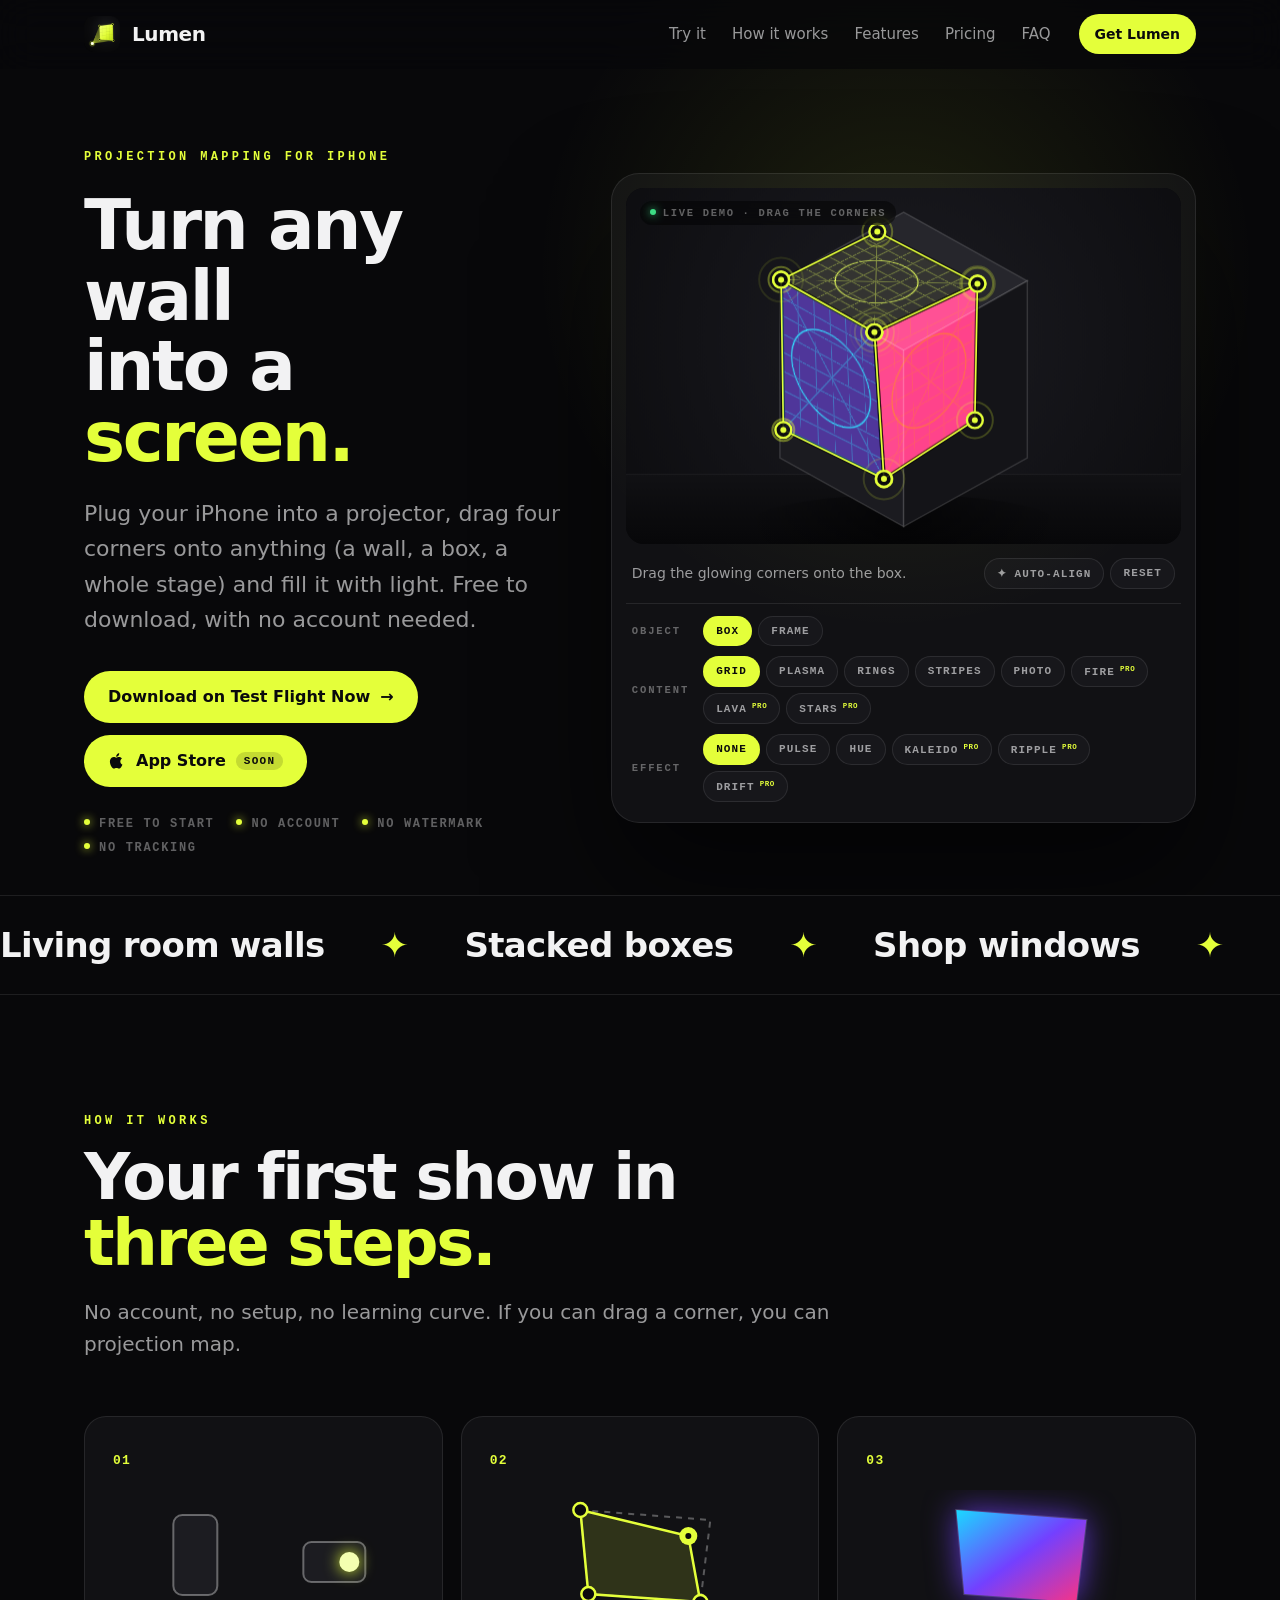
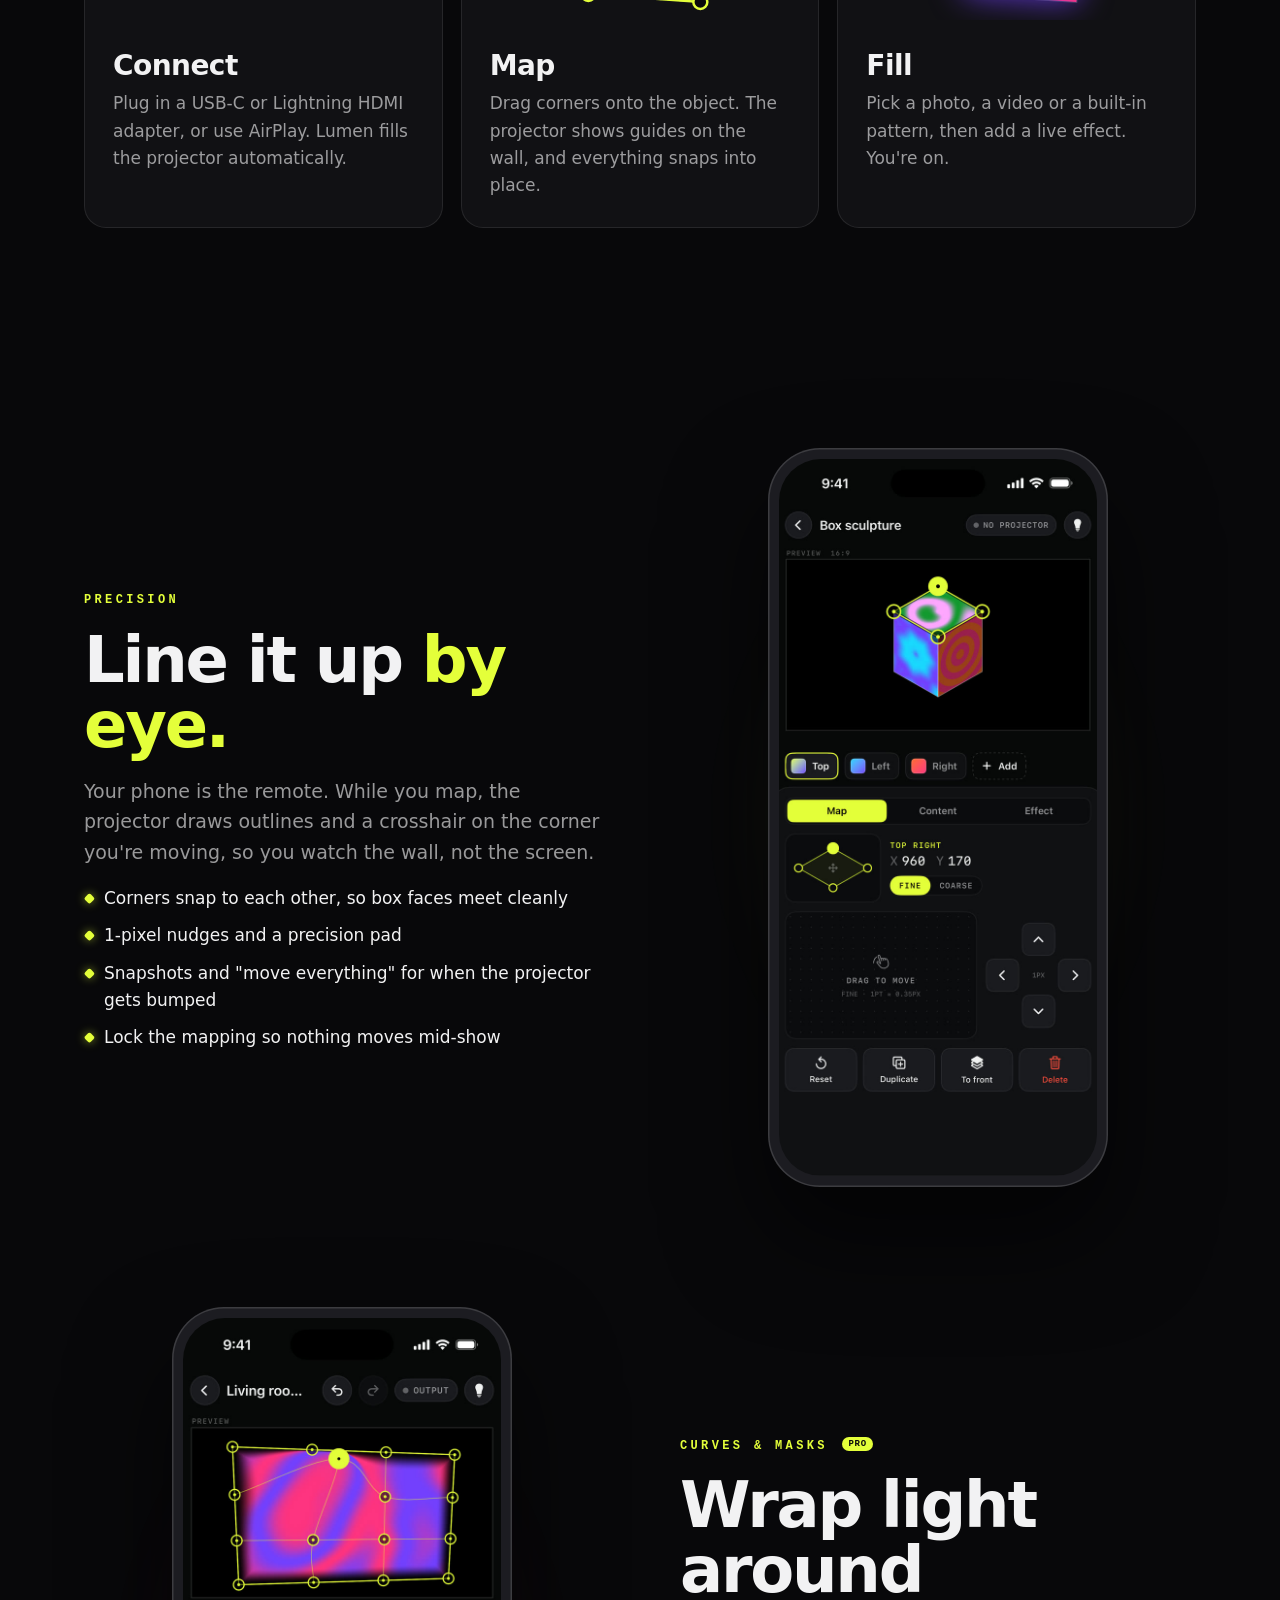
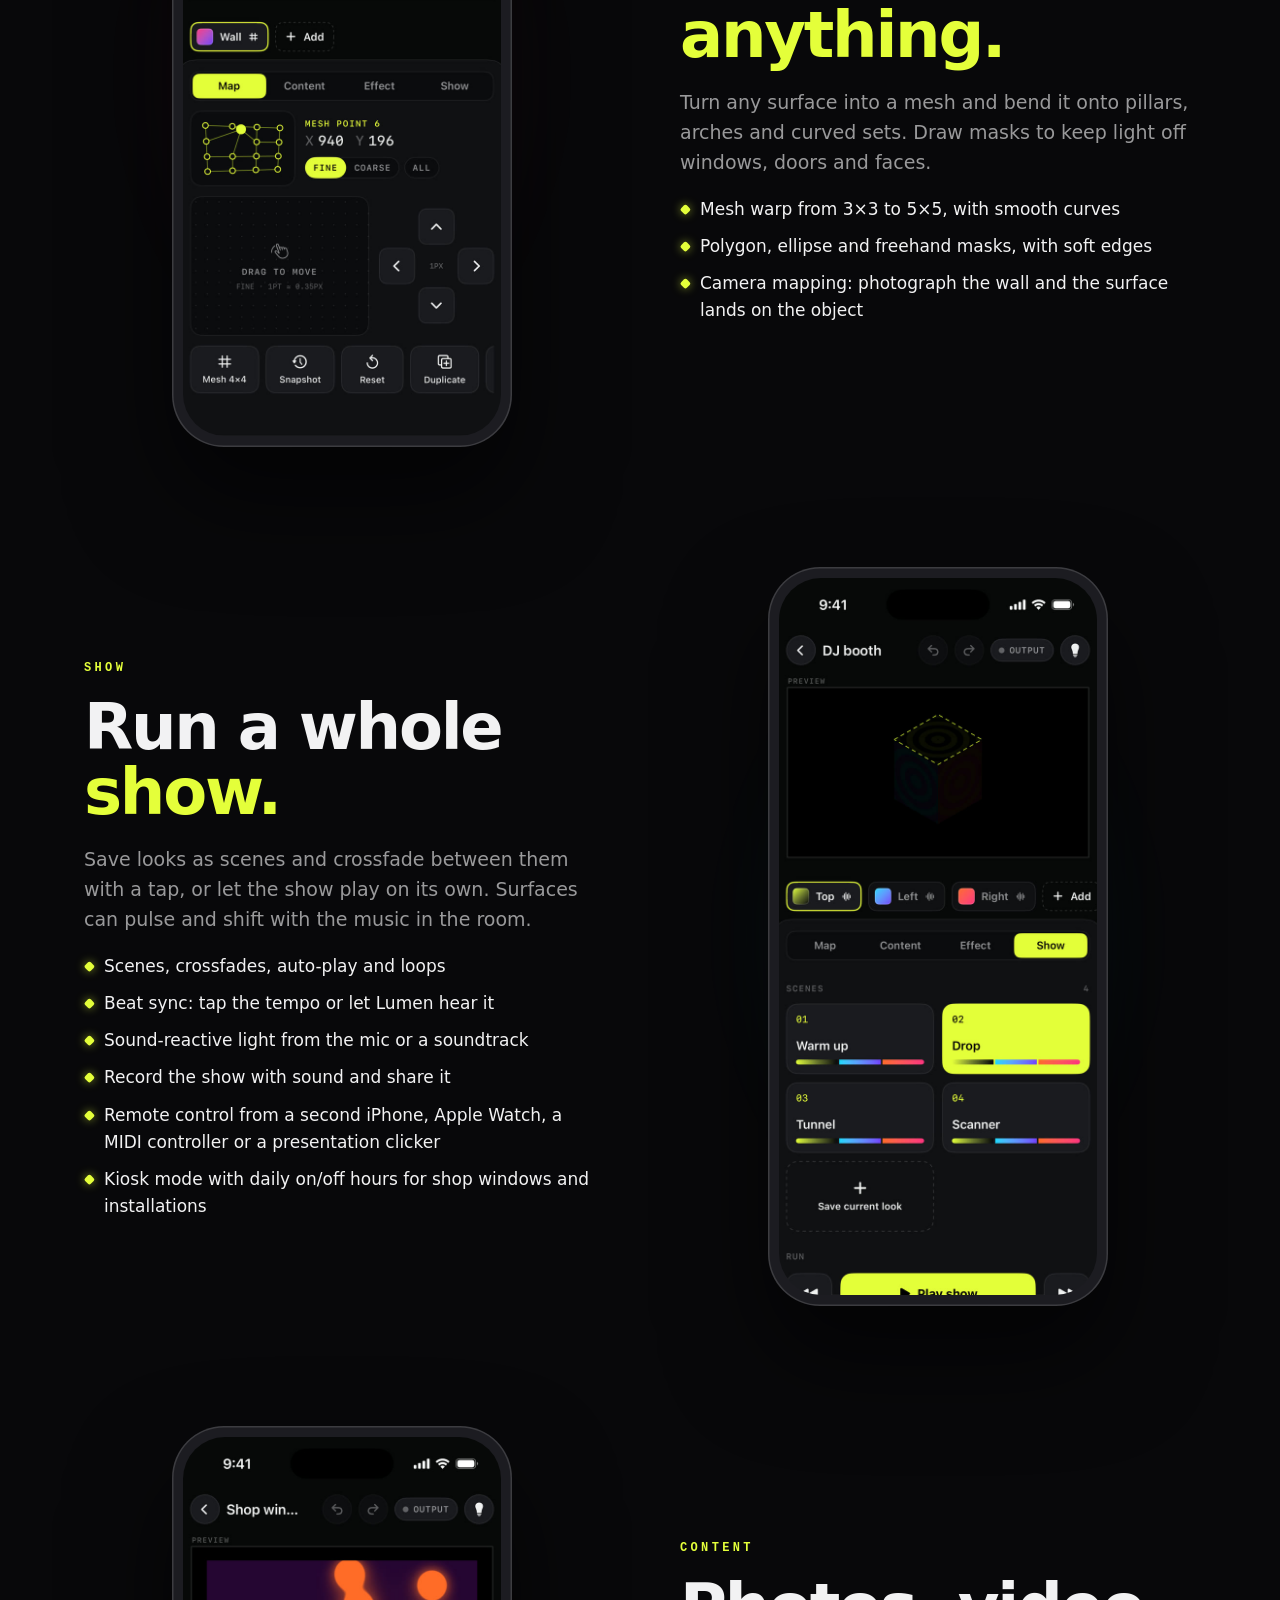
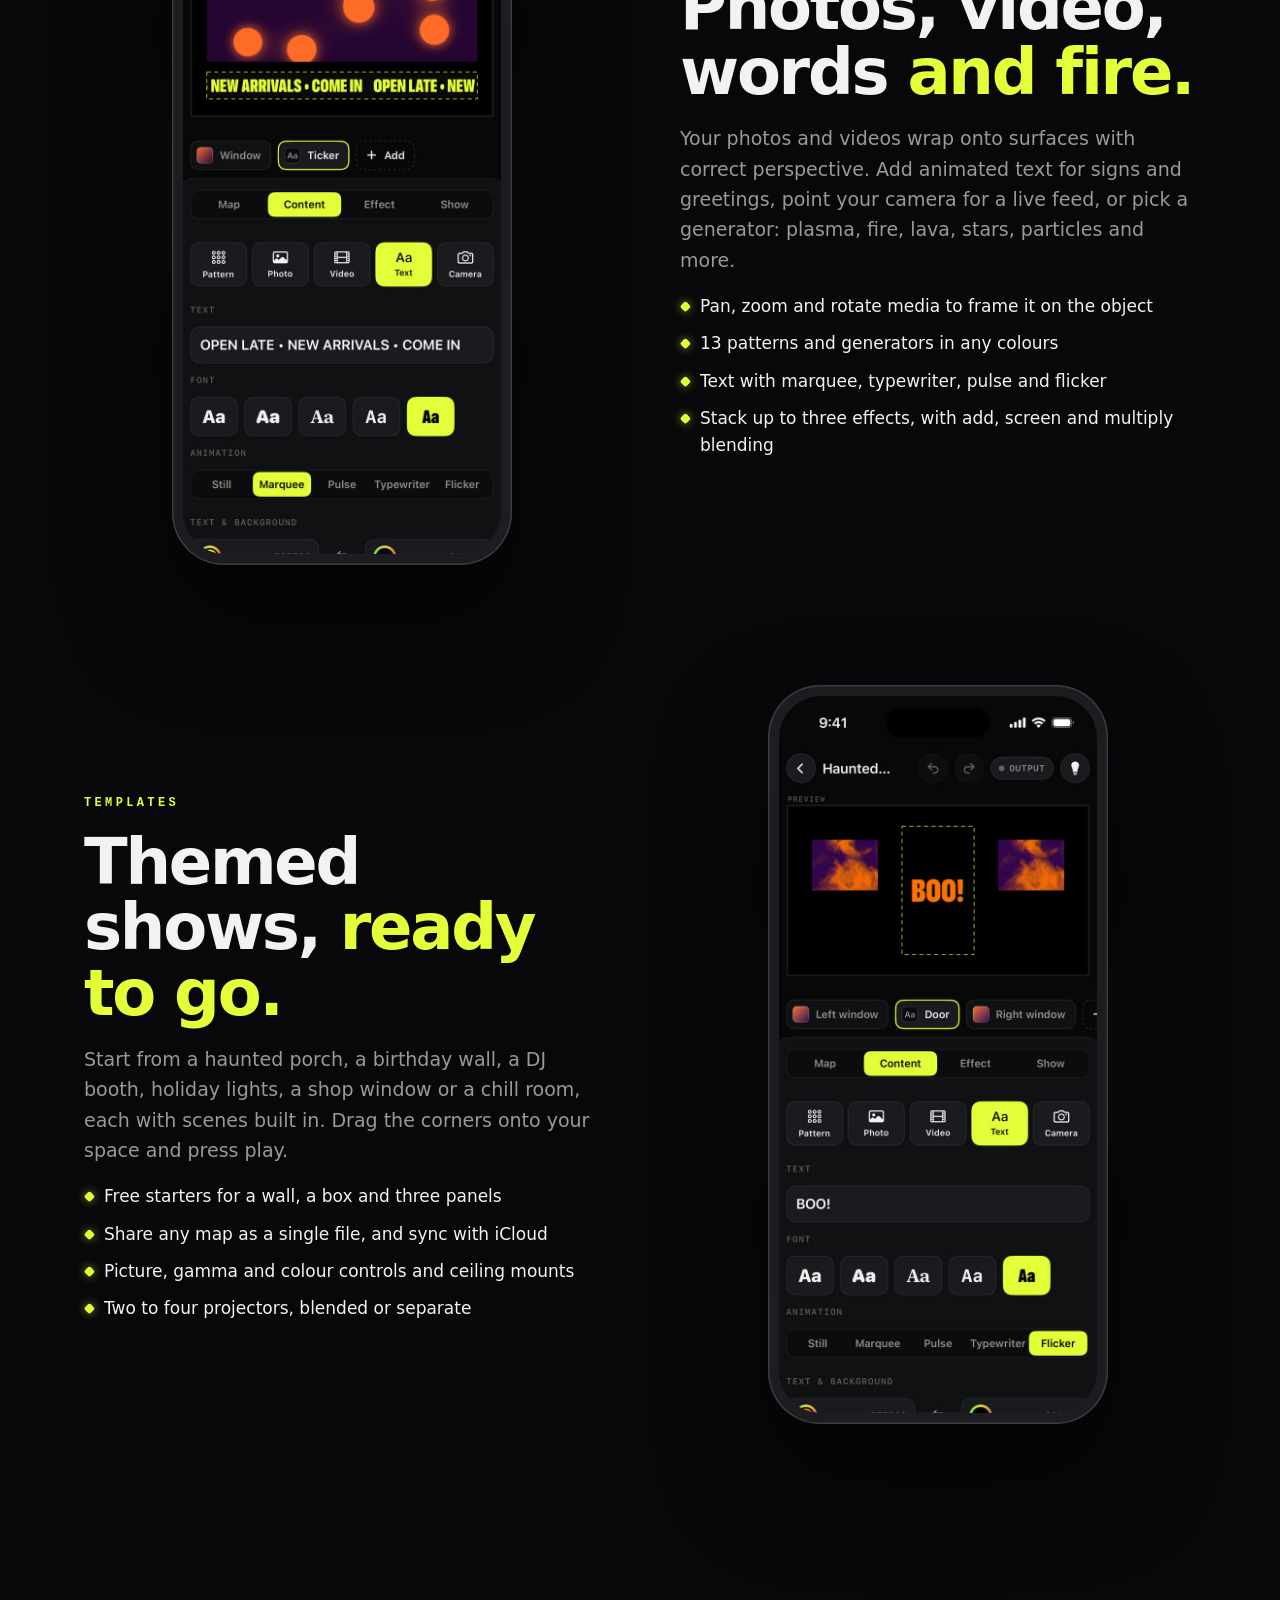
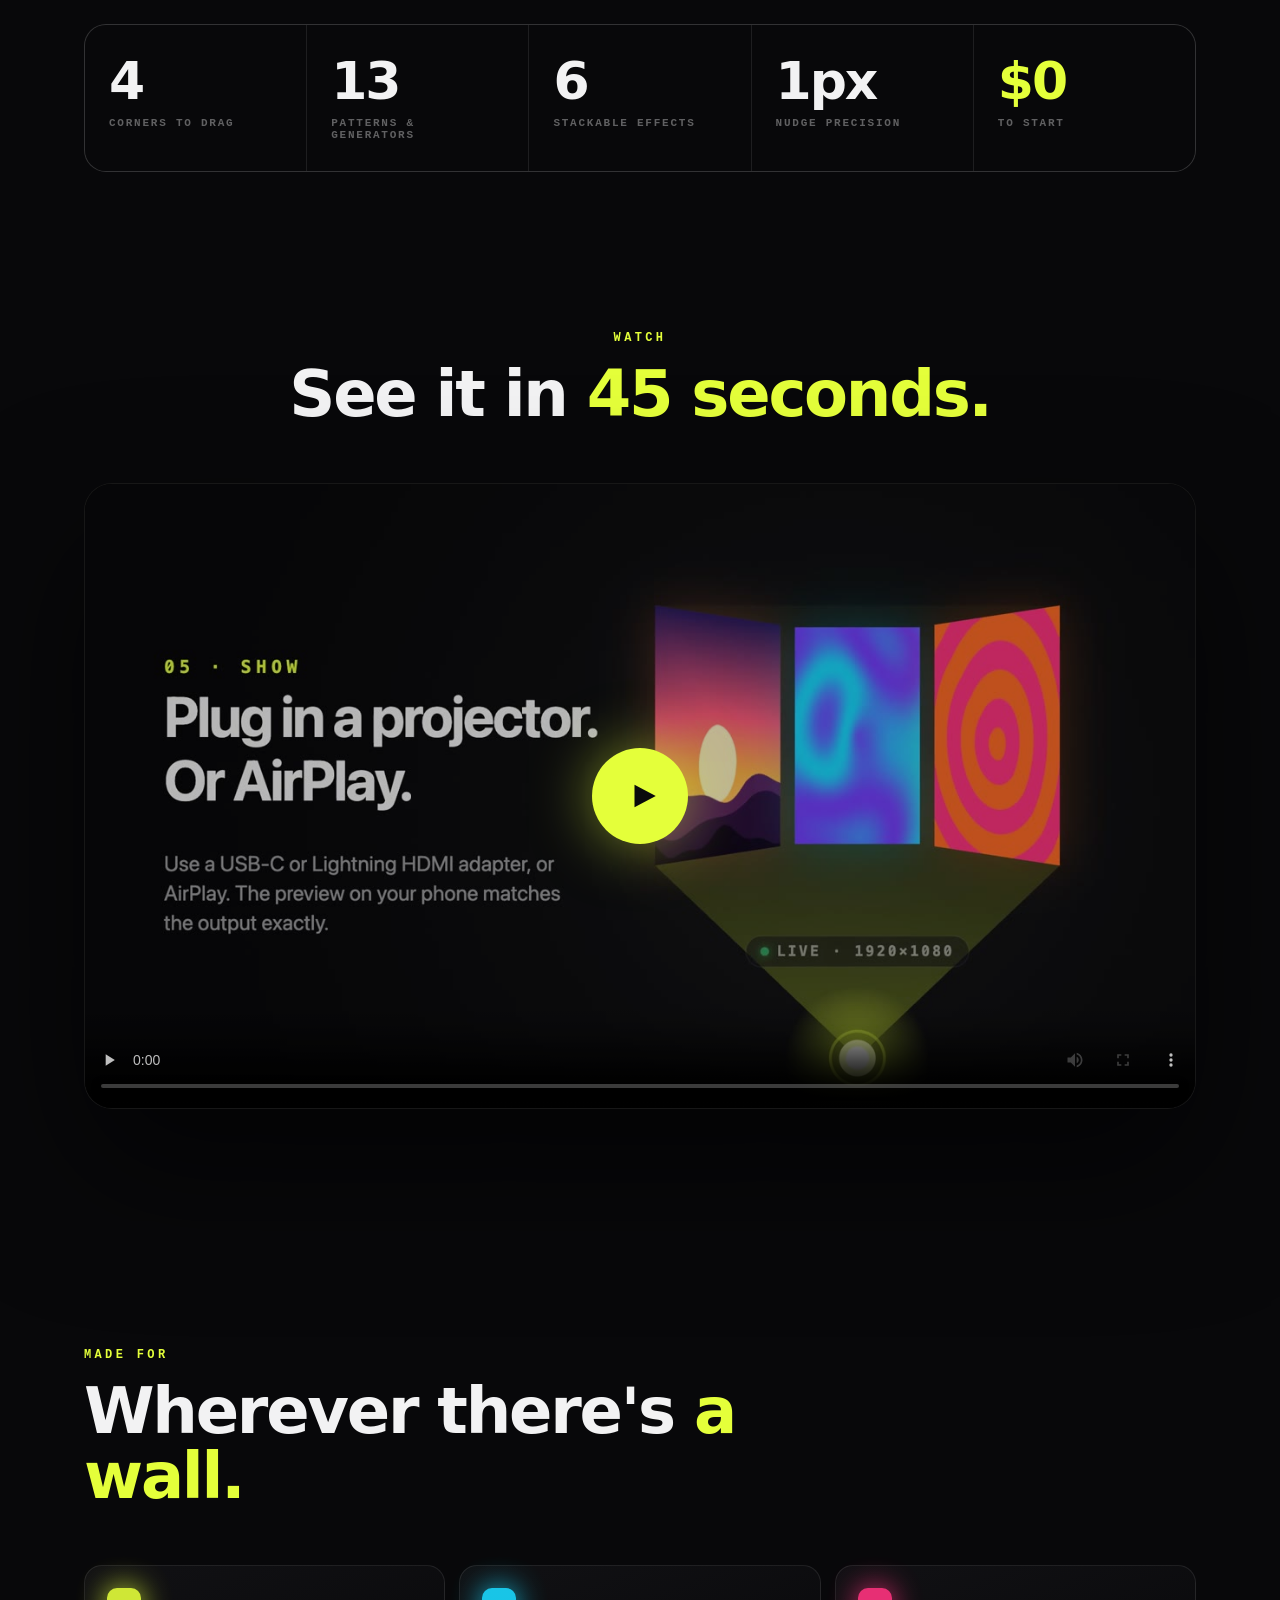
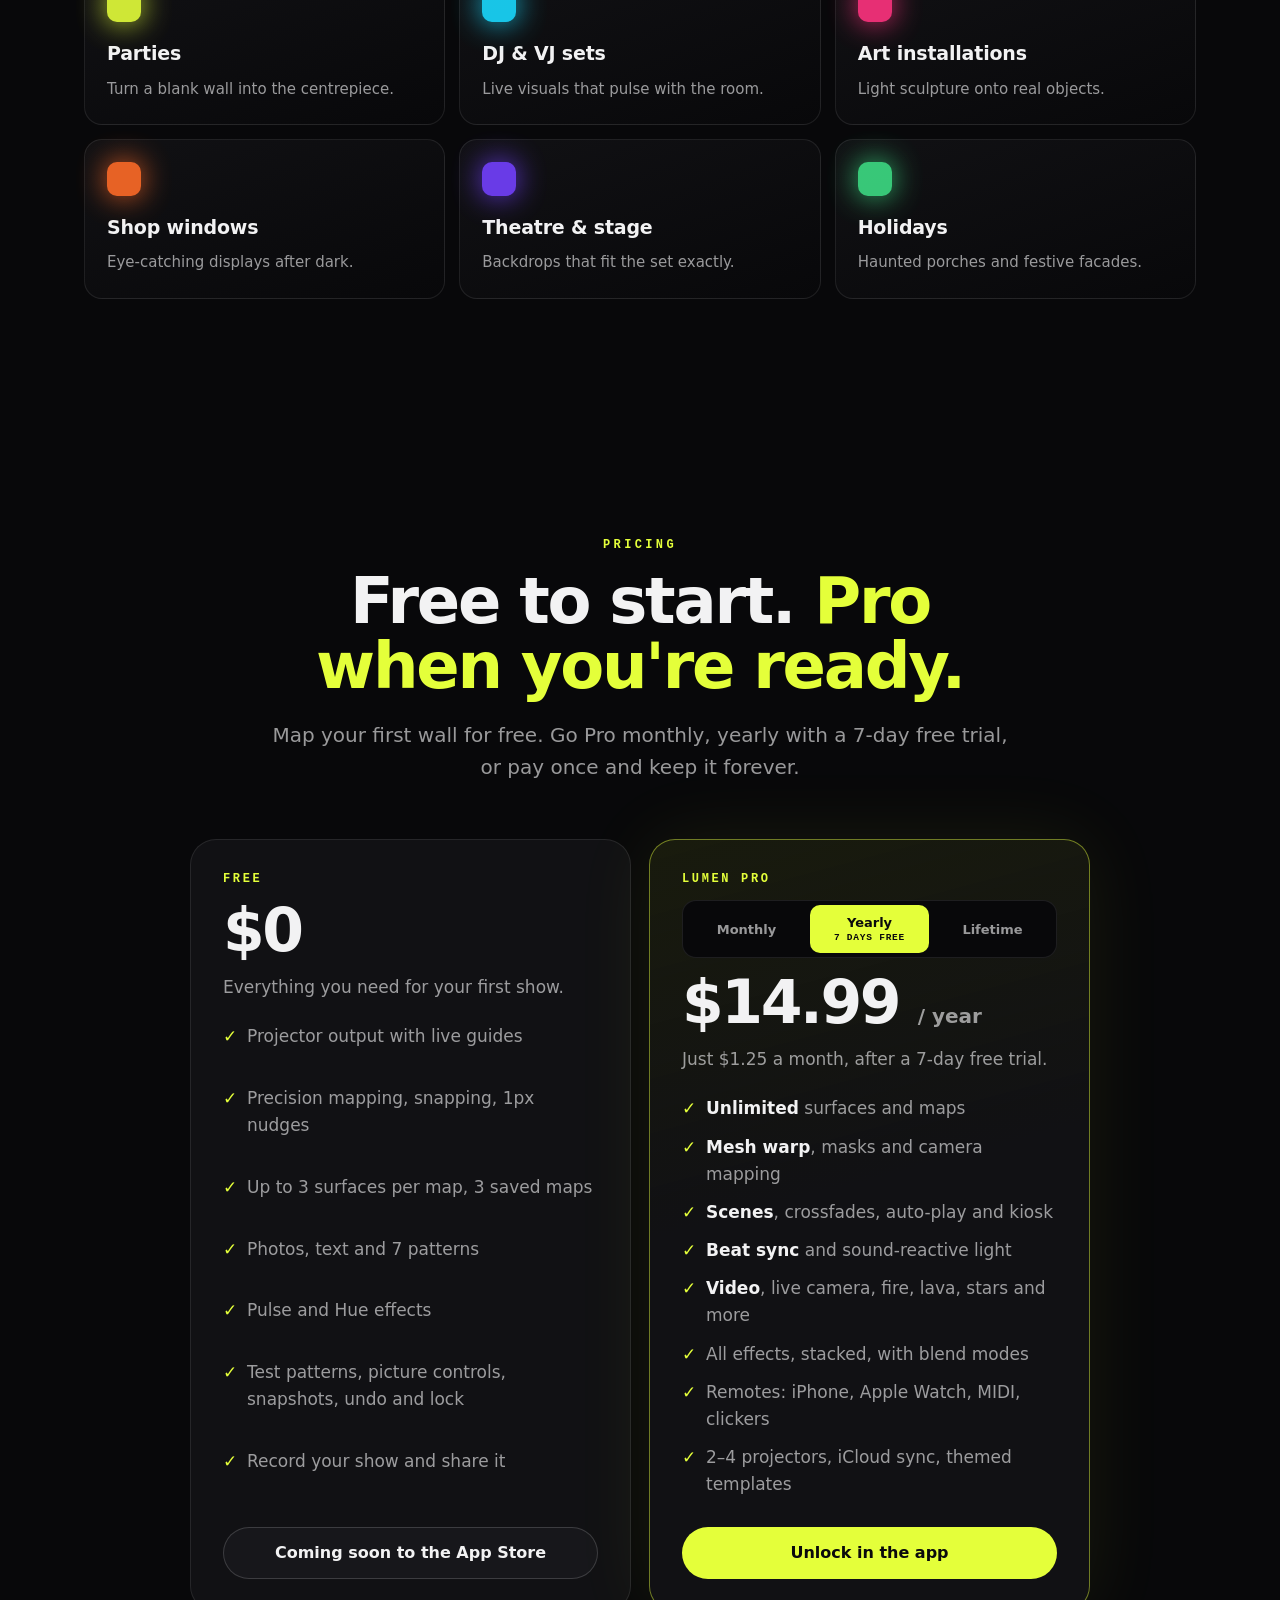
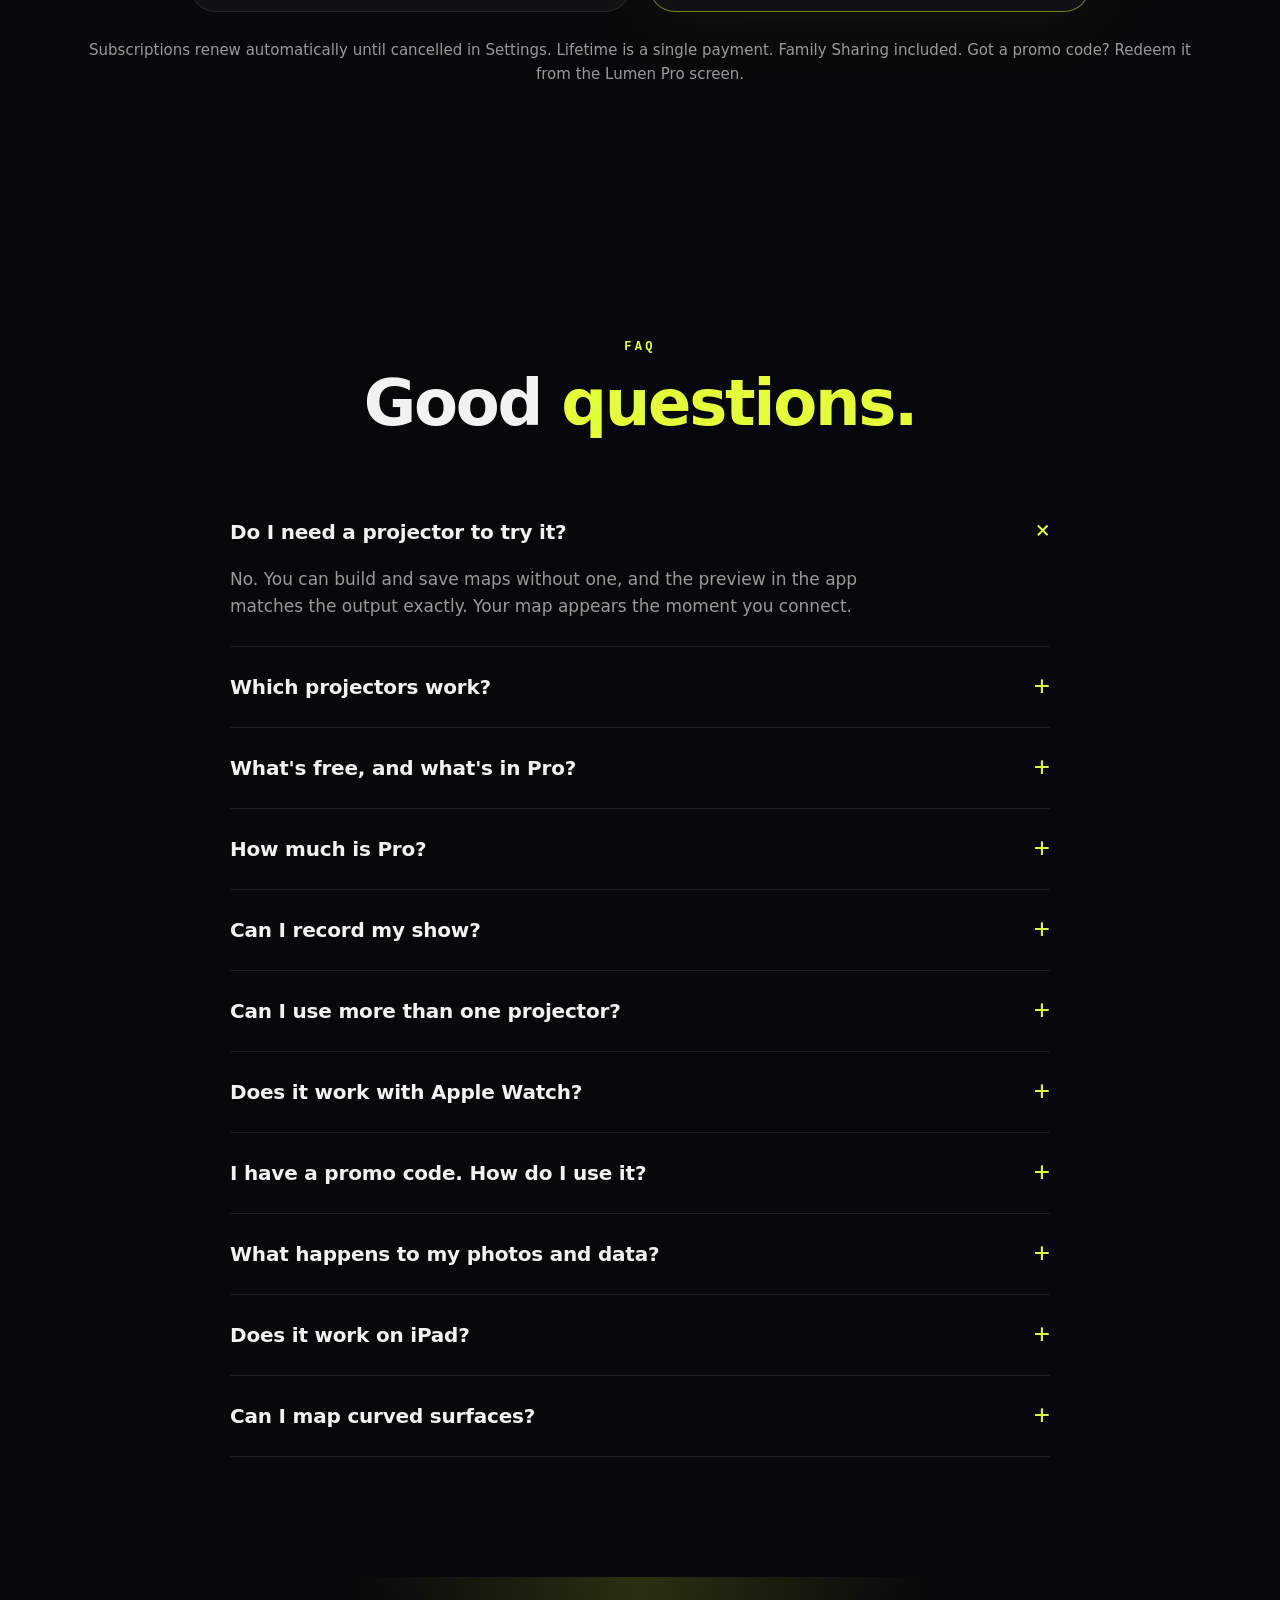
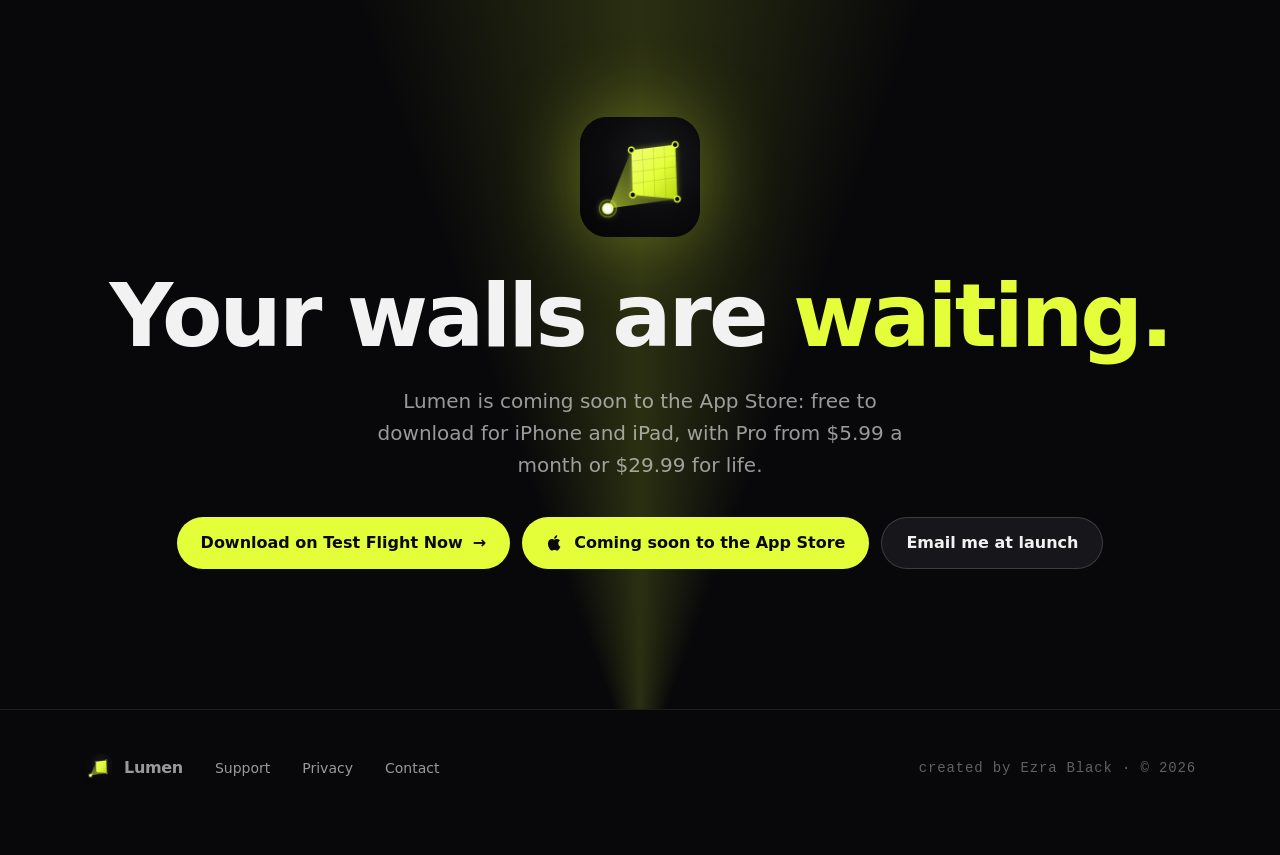
<file: index.html>
<!doctype html>
<html lang="en">
<head>
<meta charset="utf-8">
<meta name="viewport" content="width=device-width, initial-scale=1, viewport-fit=cover">
<title>Lumen: Projection Mapping for iPhone</title>
<meta name="description" content="Turn any wall into a screen. Lumen is projection mapping for iPhone and iPad, free to download: drag four corners onto anything, fill it with light, and run the show. Pro from $5.99/month or $29.99 lifetime.">
<meta name="theme-color" content="#08080A">
<link rel="icon" href="img/icon.png">
<link rel="apple-touch-icon" href="img/icon.png">
<meta property="og:type" content="website">
<meta property="og:title" content="Lumen: Turn any wall into a screen">
<meta property="og:description" content="Projection mapping for iPhone, free to download. Drag four corners onto anything and fill it with light.">
<meta property="og:image" content="https://ezra-black.github.io/lumen/img/og.png">
<meta property="og:url" content="https://ezra-black.github.io/lumen/">
<meta name="twitter:card" content="summary_large_image">
<link rel="stylesheet" href="site.css">
<style>
  /* ---------- hero ---------- */
  .hero { padding: 72px 0 40px; overflow: hidden; }
  .spot { position: absolute; inset: 0; pointer-events: none;
    background: radial-gradient(600px circle at var(--mx, 70%) var(--my, 30%), rgba(228,255,58,.10), transparent 60%); transition: background .1s; }
  .hero-grid { display: grid; grid-template-columns: 1fr; gap: 48px; align-items: center; }
  .hero h1 { margin: 22px 0 24px; font-size: clamp(46px, 7.2vw, 80px); }
  @media (min-width: 1000px) { .hero h1 { font-size: clamp(56px, 5.4vw, 80px); } }
  .hero .lede { font-size: clamp(18px, 2.1vw, 22px); color: var(--muted); max-width: 560px; margin: 0 0 34px; }
  .cta-row { display: flex; flex-wrap: wrap; gap: 12px; }
  .trust { display: flex; flex-wrap: wrap; gap: 10px 22px; margin-top: 30px; font: 600 12px var(--mono); letter-spacing: .14em; color: var(--faint); text-transform: uppercase; }
  .trust span::before { content: ""; display: inline-block; width: 6px; height: 6px; border-radius: 50%; background: var(--beam); margin-right: 9px; vertical-align: 2px; box-shadow: 0 0 10px var(--beam); }
  @media (min-width: 1000px) { .hero-grid { grid-template-columns: .9fr 1.1fr; } }

  /* ---------- demo ---------- */
  .demo { background: var(--panel); border: 1px solid var(--line); border-radius: 28px; padding: 14px; box-shadow: 0 60px 120px rgba(0,0,0,.55); }
  #stage { position: relative; aspect-ratio: 1000 / 640; border-radius: 18px; overflow: hidden; background: #0B0B0E; touch-action: none; user-select: none; -webkit-user-select: none; }
  #stage canvas { position: absolute; inset: 0; width: 100%; height: 100%; }
  #stage .light { mix-blend-mode: screen; }
  #stage.fit { animation: fitpulse .7s ease-out; }
  @keyframes fitpulse { 0% { box-shadow: inset 0 0 0 0 rgba(228,255,58,.0); } 30% { box-shadow: inset 0 0 0 3px rgba(228,255,58,.9), 0 0 80px rgba(228,255,58,.35); } 100% { box-shadow: inset 0 0 0 0 rgba(228,255,58,0); } }
  #stage.no-gl::after { content: "Your browser can't run the live demo, but the app can."; position: absolute; inset: 0; display: grid; place-items: center; color: var(--muted); }
  .stage-top { position: absolute; left: 14px; right: 14px; top: 12px; display: flex; justify-content: space-between; align-items: center; pointer-events: none; gap: 8px; }
  .tag { font: 600 10.5px var(--mono); letter-spacing: .16em; color: var(--faint); background: rgba(0,0,0,.45); padding: 6px 10px; border-radius: 99px; backdrop-filter: blur(6px); }
  .tag i { display: inline-block; width: 6px; height: 6px; border-radius: 50%; background: #3DDC84; box-shadow: 0 0 8px #3DDC84; margin-right: 7px; vertical-align: 1px; }
  #demo-fit { opacity: 0; transform: translateY(-6px) scale(.9); transition: all .35s cubic-bezier(.3,1.6,.5,1); background: var(--beam); color: #0A0A0C; font: 700 11px var(--mono); letter-spacing: .16em; padding: 7px 12px; border-radius: 99px; }
  #demo-fit.on { opacity: 1; transform: none; }
  .demo-bar { display: flex; flex-wrap: wrap; align-items: center; gap: 10px 14px; padding: 14px 6px 4px; }
  #demo-hint { flex: 1 1 220px; font-size: 14px; color: var(--muted); }
  #demo-hint strong { color: var(--beam); font-family: var(--mono); font-weight: 600; }
  .chips { display: flex; flex-wrap: wrap; gap: 6px; }
  .chip { font: 600 11px var(--mono); letter-spacing: .1em; text-transform: uppercase; color: var(--muted); background: var(--raised); border: 1px solid var(--line); padding: 8px 12px; border-radius: 99px; cursor: pointer; transition: all .15s; }
  .chip:hover { color: var(--text); border-color: var(--line-strong); }
  .chip.on { background: var(--beam); color: #0A0A0C; border-color: transparent; }
  .chip.icon { padding: 8px 12px; }
  .chip sup.pro { font-size: 7.5px; letter-spacing: .08em; margin-left: 5px; vertical-align: 4px; color: var(--beam); }
  .chip.on sup.pro { color: #0A0A0C; }
  .demo-controls { display: grid; grid-template-columns: auto 1fr; gap: 10px 14px; align-items: center; padding: 12px 6px 6px; border-top: 1px solid var(--line); margin-top: 10px; }
  .demo-controls .k { font: 600 10.5px var(--mono); letter-spacing: .18em; color: var(--faint); }
  @media (max-width: 560px) { .demo-controls { grid-template-columns: 1fr; } .demo { border-radius: 22px; padding: 10px; } #stage { aspect-ratio: 660 / 560; } .hide-sm { display: none; } }

  /* ---------- marquee ---------- */
  .marquee { border-top: 1px solid var(--line); border-bottom: 1px solid var(--line); overflow: hidden; padding: 22px 0; }
  .marquee-track { display: flex; gap: 56px; width: max-content; animation: marquee 38s linear infinite; font-weight: 700; font-size: clamp(22px, 3vw, 34px); letter-spacing: -.02em; color: var(--faint); white-space: nowrap; }
  .marquee-track span:nth-child(odd) { color: var(--text); }
  .marquee-track b { color: var(--beam); font-weight: 700; }
  @keyframes marquee { to { transform: translateX(-50%); } }
  @media (prefers-reduced-motion: reduce) { .marquee-track { animation: none; } }

  /* ---------- steps ---------- */
  .steps { display: grid; gap: 18px; grid-template-columns: repeat(auto-fit, minmax(260px, 1fr)); }
  .step { background: var(--panel); border: 1px solid var(--line); border-radius: var(--r); padding: 28px; position: relative; overflow: hidden; transition: border-color .3s, transform .3s; }
  .step:hover { border-color: rgba(228,255,58,.4); transform: translateY(-4px); }
  .step .n { font: 600 13px var(--mono); color: var(--beam); letter-spacing: .1em; }
  .step h3 { margin: 14px 0 8px; font-size: 28px; }
  .step p { margin: 0; color: var(--muted); }
  .step svg { width: 100%; height: 130px; margin: 18px 0 8px; }
  .cable { stroke-dasharray: 120; stroke-dashoffset: 120; animation: draw 2.4s ease-in-out infinite; }
  .bulb { animation: bulb 2.4s ease-in-out infinite; }
  @keyframes draw { 0% { stroke-dashoffset: 120; } 45%, 100% { stroke-dashoffset: 0; } }
  @keyframes bulb { 0%, 45% { opacity: .15; } 55%, 90% { opacity: 1; } 100% { opacity: .15; } }
  .corner-move { animation: cornermove 3s ease-in-out infinite; }
  @keyframes cornermove { 0%, 15% { transform: translate(0, 0); } 45%, 85% { transform: translate(22px, -16px); } 100% { transform: translate(0, 0); } }
  .fill-sweep { animation: sweep 3s ease-in-out infinite; }
  @keyframes sweep { 0% { clip-path: inset(0 100% 0 0); } 40%, 85% { clip-path: inset(0 0 0 0); } 100% { clip-path: inset(0 0 0 100%); } }

  /* ---------- feature rows ---------- */
  .feature { display: grid; gap: 40px; align-items: center; grid-template-columns: 1fr; padding: 40px 0; }
  .feature .copy h2 { margin: 16px 0 18px; }
  .feature .copy p { color: var(--muted); font-size: 19px; margin: 0 0 18px; max-width: 520px; }
  .feature ul { list-style: none; padding: 0; margin: 0; display: grid; gap: 10px; }
  .feature li { color: var(--text); display: flex; gap: 12px; align-items: baseline; }
  .feature li::before { content: ""; flex: none; width: 8px; height: 8px; border-radius: 2px; background: var(--beam); transform: rotate(45deg) translateY(-2px); box-shadow: 0 0 10px rgba(228,255,58,.6); }
  .phone-wrap { position: relative; display: grid; place-items: center; padding: 20px 0; }
  .phone-wrap::before { content: ""; position: absolute; width: 70%; height: 70%; border-radius: 50%; background: radial-gradient(var(--glow, rgba(228,255,58,.22)), transparent 70%); filter: blur(40px); }
  .phone { position: relative; width: min(340px, 78vw); aspect-ratio: 1206 / 2622; border-radius: 52px; padding: 11px; background: #1C1C21; box-shadow: 0 0 0 1.5px rgba(255,255,255,.14) inset, 0 50px 100px rgba(0,0,0,.6); transition: transform .6s cubic-bezier(.2,.7,.2,1); }
  .phone img { width: 100%; height: 100%; object-fit: cover; border-radius: 42px; }
  .phone-wrap:hover .phone { transform: rotate(-2deg) translateY(-6px); }
  @media (min-width: 900px) {
    .feature { grid-template-columns: 1fr 1fr; gap: 80px; }
    .feature.flip .copy { order: 2; }
  }

  /* ---------- stats ---------- */
  .stats { display: grid; grid-template-columns: repeat(auto-fit, minmax(150px, 1fr)); gap: 1px; background: var(--line); border: 1px solid var(--line); border-radius: var(--r); overflow: hidden; }
  .stat { background: var(--bg); padding: 30px 24px; }
  .stat b { display: block; font-size: 52px; letter-spacing: -.04em; line-height: 1; font-weight: 750; }
  .stat span { display: block; margin-top: 10px; font: 600 11px var(--mono); letter-spacing: .16em; color: var(--faint); text-transform: uppercase; }

  /* ---------- film ---------- */
  .film { position: relative; border-radius: 28px; overflow: hidden; border: 1px solid var(--line); background: #000; aspect-ratio: 16 / 9; box-shadow: 0 60px 140px rgba(0,0,0,.6); }
  .film video { width: 100%; height: 100%; object-fit: cover; }
  .play { position: absolute; inset: 0; display: grid; place-items: center; background: rgba(0,0,0,.25); border: 0; cursor: pointer; transition: background .3s; }
  .play:hover { background: rgba(0,0,0,.1); }
  .play span { width: 96px; height: 96px; border-radius: 50%; background: var(--beam); display: grid; place-items: center; box-shadow: 0 0 60px rgba(228,255,58,.5); transition: transform .2s; }
  .play:hover span { transform: scale(1.08); }
  .play svg { width: 34px; margin-left: 6px; }
  .film.playing .play { display: none; }

  /* ---------- uses ---------- */
  .uses { display: grid; grid-template-columns: repeat(2, 1fr); gap: 14px; }
  @media (min-width: 900px) { .uses { grid-template-columns: repeat(3, 1fr); } }
  @media (max-width: 420px) { .uses { grid-template-columns: 1fr; } }
  .use { border: 1px solid var(--line); border-radius: 18px; padding: 22px; background: linear-gradient(160deg, var(--panel), var(--bg)); transition: border-color .3s, background .3s; }
  .use:hover { border-color: var(--line-strong); background: linear-gradient(160deg, #16161B, var(--bg)); }
  .use b { display: block; font-size: 19px; margin-bottom: 6px; letter-spacing: -.01em; }
  .use span { color: var(--muted); font-size: 15px; }
  .use .dot { width: 34px; height: 34px; border-radius: 10px; margin-bottom: 16px; background: var(--c); box-shadow: 0 0 30px var(--c); opacity: .9; }

  /* ---------- pricing ---------- */
  .plans { display: grid; gap: 18px; grid-template-columns: 1fr; max-width: 900px; margin: 0 auto; }
  @media (min-width: 820px) { .plans { grid-template-columns: 1fr 1fr; } }
  .plan { position: relative; background: var(--panel); border: 1px solid var(--line); border-radius: 26px; padding: 32px; display: flex; flex-direction: column; gap: 14px; }
  .plan.pro { border-color: rgba(228,255,58,.45); background: linear-gradient(165deg, rgba(228,255,58,.08), var(--panel) 45%); box-shadow: 0 0 80px rgba(228,255,58,.08); }
  .plan .k { font: 600 12px var(--mono); letter-spacing: .22em; color: var(--beam); display: flex; align-items: center; gap: 10px; }
  .plan .tag-pro { font: 700 10px var(--mono); letter-spacing: .12em; color: #0A0A0C; background: var(--beam); padding: 4px 8px; border-radius: 99px; }
  .plan .price { font-size: 60px; font-weight: 750; letter-spacing: -.04em; line-height: 1; }
  .plan .price small { font-size: 20px; color: var(--muted); font-weight: 600; letter-spacing: 0; }
  .plan p { margin: 0; }
  .plan ul { list-style: none; padding: 0; margin: 8px 0 14px; display: grid; gap: 11px; flex: 1; }
  .plan li { position: relative; padding-left: 24px; color: var(--muted); }
  .plan li b { color: var(--text); font-weight: 650; }
  .plan li::before { content: "✓"; position: absolute; left: 0; color: var(--beam); font-weight: 700; }

  .toggle { display: grid; grid-template-columns: repeat(3, 1fr); gap: 4px; background: var(--bg); border: 1px solid var(--line); border-radius: 14px; padding: 4px; }
  .toggle button { font: 600 13px var(--sans); color: var(--muted); background: transparent; border: 0; border-radius: 10px; padding: 10px 6px; cursor: pointer; transition: all .15s; }
  .toggle button em { display: block; font: 700 9.5px var(--mono); letter-spacing: .08em; color: var(--beam); text-transform: uppercase; margin-top: 2px; }
  .toggle button.on { background: var(--beam); color: #0A0A0C; }
  .toggle button.on em { color: #0A0A0C; }
  sup.pro-tag { font: 700 9px var(--mono); letter-spacing: .08em; color: #0A0A0C; background: var(--beam); padding: 2px 6px; border-radius: 99px; vertical-align: 3px; margin-left: 4px; }

  /* ---------- faq ---------- */
  .faq { max-width: 820px; margin: 0 auto; }
  .faq details { border-bottom: 1px solid var(--line); padding: 6px 0; }
  .faq summary { list-style: none; cursor: pointer; display: flex; justify-content: space-between; align-items: center; gap: 20px; padding: 18px 0; font-size: 20px; font-weight: 650; letter-spacing: -.01em; }
  .faq summary::-webkit-details-marker { display: none; }
  .faq summary::after { content: "+"; font: 400 28px var(--mono); color: var(--beam); transition: transform .3s; }
  .faq details[open] summary::after { transform: rotate(45deg); }
  .faq p { color: var(--muted); margin: 0 0 20px; max-width: 700px; }

  /* ---------- final cta ---------- */
  .final { text-align: center; padding: 140px 0; overflow: hidden; }
  .final .beam-bg { position: absolute; left: 50%; bottom: -10%; width: 900px; height: 900px; transform: translateX(-50%); background: conic-gradient(from 180deg at 50% 100%, transparent 160deg, rgba(228,255,58,.16) 180deg, transparent 200deg); pointer-events: none; }
  .final img { width: 120px; height: 120px; border-radius: 27px; margin: 0 auto 34px; box-shadow: 0 0 80px rgba(228,255,58,.35); animation: float 5s ease-in-out infinite; }
  @keyframes float { 50% { transform: translateY(-10px); } }
  .final h2 { font-size: clamp(44px, 7vw, 88px); margin-bottom: 24px; }
  .final p { color: var(--muted); font-size: 20px; margin: 0 auto 36px; max-width: 560px; }
  .final .cta-row { justify-content: center; }
</style>
</head>
<body>

<nav class="nav" id="nav">
  <div class="wrap">
    <a class="brand" href="#top"><img src="img/icon.png" alt="">Lumen</a>
    <div class="nav-links">
      <a href="#try">Try it</a><a href="#how">How it works</a><a href="#features">Features</a><a href="#pricing">Pricing</a><a href="#faq">FAQ</a>
    </div>
    <a class="btn btn-beam" href="#get">Get Lumen</a>
  </div>
</nav>

<header class="hero" id="top">
  <div class="spot" id="spot"></div>
  <div class="wrap hero-grid">
    <div>
      <span class="label reveal">Projection mapping for iPhone</span>
      <h1 class="reveal d1">Turn any wall<br>into a <em>screen.</em></h1>
      <p class="lede reveal d2">Plug your iPhone into a projector, drag four corners onto anything (a wall, a box, a whole stage) and fill it with light. Free to download, with no account needed.</p>
      <div class="cta-row reveal d3">
        <a class="btn btn-beam" href="https://testflight.apple.com/join/n3hMQjXv" target="_blank" rel="noopener">Download on Test Flight Now <span aria-hidden="true">→</span></a>
        <a class="btn btn-beam" href="#get">
          <svg class="apple" viewBox="0 0 24 24" fill="currentColor" aria-hidden="true"><path d="M16.4 12.6c0-2.6 2.1-3.8 2.2-3.9-1.2-1.8-3.1-2-3.7-2-1.6-.2-3.1.9-3.9.9-.8 0-2-.9-3.4-.9-1.7 0-3.3 1-4.2 2.6-1.8 3.1-.5 7.7 1.3 10.2.9 1.2 1.9 2.6 3.2 2.6 1.3-.1 1.8-.8 3.4-.8 1.6 0 2 .8 3.4.8 1.4 0 2.3-1.3 3.1-2.5 1-1.4 1.4-2.8 1.4-2.9-.1 0-2.8-1.1-2.8-4.1zM13.9 5c.7-.9 1.2-2 1-3.2-1 0-2.3.7-3 1.5-.7.8-1.2 2-1.1 3.1 1.2.1 2.3-.6 3.1-1.4z"/></svg>
          App Store <span class="soon">SOON</span></a>
      </div>
      <div class="trust reveal d3"><span>Free to start</span><span>No account</span><span>No watermark</span><span>No tracking</span></div>
    </div>

    <div class="demo reveal d2" id="try">
      <div id="stage" aria-label="Interactive projection mapping demo: drag the corners onto the object">
        <canvas class="room"></canvas><canvas class="light"></canvas><canvas class="guides"></canvas>
        <div class="stage-top"><span class="tag"><i></i>LIVE DEMO<span class="hide-sm"> · DRAG THE CORNERS</span></span><span id="demo-fit">PERFECT FIT</span></div>
      </div>
      <div class="demo-bar">
        <div id="demo-hint">Drag the glowing corners onto the box.</div>
        <div class="chips">
          <button class="chip" id="demo-auto">✦ Auto-align</button>
          <button class="chip" id="demo-reset">Reset</button>
        </div>
      </div>
      <div class="demo-controls">
        <span class="k">OBJECT</span>
        <div class="chips"><button class="chip on" data-scene="box">Box</button><button class="chip" data-scene="poster">Frame</button></div>
        <span class="k">CONTENT</span>
        <div class="chips"><button class="chip on" data-content="grid">Grid</button><button class="chip" data-content="plasma">Plasma</button><button class="chip" data-content="rings">Rings</button><button class="chip" data-content="stripes">Stripes</button><button class="chip" data-content="photo">Photo</button><button class="chip" data-content="fire">Fire<sup class="pro">PRO</sup></button><button class="chip" data-content="lava">Lava<sup class="pro">PRO</sup></button><button class="chip" data-content="stars">Stars<sup class="pro">PRO</sup></button></div>
        <span class="k">EFFECT</span>
        <div class="chips"><button class="chip on" data-effect="none">None</button><button class="chip" data-effect="pulse">Pulse</button><button class="chip" data-effect="hue">Hue</button><button class="chip" data-effect="kaleido">Kaleido<sup class="pro">PRO</sup></button><button class="chip" data-effect="ripple">Ripple<sup class="pro">PRO</sup></button><button class="chip" data-effect="drift">Drift<sup class="pro">PRO</sup></button></div>
      </div>
    </div>
  </div>
</header>

<div class="marquee" aria-hidden="true">
  <div class="marquee-track">
    <span>Living room walls</span><b>✦</b><span>Stacked boxes</span><b>✦</b><span>Shop windows</span><b>✦</b><span>DJ booths</span><b>✦</b><span>Gallery walls</span><b>✦</b><span>Stage sets</span><b>✦</b><span>Birthday cakes</span><b>✦</b><span>Halloween porches</span><b>✦</b>
    <span>Living room walls</span><b>✦</b><span>Stacked boxes</span><b>✦</b><span>Shop windows</span><b>✦</b><span>DJ booths</span><b>✦</b><span>Gallery walls</span><b>✦</b><span>Stage sets</span><b>✦</b><span>Birthday cakes</span><b>✦</b><span>Halloween porches</span><b>✦</b>
  </div>
</div>

<section id="how">
  <div class="wrap">
    <div class="section-head reveal">
      <span class="label">How it works</span>
      <h2>Your first show in <em>three steps.</em></h2>
      <p>No account, no setup, no learning curve. If you can drag a corner, you can projection map.</p>
    </div>
    <div class="steps">
      <div class="step reveal">
        <span class="n">01</span>
        <svg viewBox="0 0 260 130" aria-hidden="true">
          <rect x="40" y="25" width="44" height="80" rx="9" fill="#1C1C21" stroke="rgba(255,255,255,.35)" stroke-width="2"/>
          <path class="cable" d="M84 85 C 120 125, 140 40, 170 72" fill="none" stroke="#E4FF3A" stroke-width="4" stroke-linecap="round"/>
          <rect x="170" y="52" width="62" height="40" rx="8" fill="#1C1C21" stroke="rgba(255,255,255,.35)" stroke-width="2"/>
          <circle class="bulb" cx="216" cy="72" r="10" fill="#F4FFB0" style="filter: drop-shadow(0 0 8px #E4FF3A)"/>
        </svg>
        <h3>Connect</h3>
        <p>Plug in a USB-C or Lightning HDMI adapter, or use AirPlay. Lumen fills the projector automatically.</p>
      </div>
      <div class="step reveal d1">
        <span class="n">02</span>
        <svg viewBox="0 0 260 130" aria-hidden="true">
          <polygon points="70,20 200,30 190,112 78,104" fill="none" stroke="rgba(255,255,255,.3)" stroke-width="2" stroke-dasharray="6 6"/>
          <polygon points="70,20 178,46 190,112 78,104" fill="rgba(228,255,58,.14)" stroke="#E4FF3A" stroke-width="2.5"/>
          <g class="corner-move"><circle cx="178" cy="46" r="9" fill="#E4FF3A"/><circle cx="178" cy="46" r="3" fill="#0A0A0C"/></g>
          <g fill="#0A0A0C" stroke="#E4FF3A" stroke-width="2.5"><circle cx="70" cy="20" r="7"/><circle cx="190" cy="112" r="7"/><circle cx="78" cy="104" r="7"/></g>
        </svg>
        <h3>Map</h3>
        <p>Drag corners onto the object. The projector shows guides on the wall, and everything snaps into place.</p>
      </div>
      <div class="step reveal d2">
        <span class="n">03</span>
        <svg viewBox="0 0 260 130" aria-hidden="true">
          <defs><linearGradient id="fillg" x1="0" x2="1" y1="0" y2="1"><stop offset="0" stop-color="#1AD9FF"/><stop offset=".5" stop-color="#7340FF"/><stop offset="1" stop-color="#FF337F"/></linearGradient></defs>
          <polygon points="70,20 200,30 190,112 78,104" fill="#16161B" stroke="rgba(255,255,255,.2)" stroke-width="2"/>
          <polygon class="fill-sweep" points="70,20 200,30 190,112 78,104" fill="url(#fillg)" style="filter: drop-shadow(0 0 16px rgba(115,64,255,.8))"/>
        </svg>
        <h3>Fill</h3>
        <p>Pick a photo, a video or a built-in pattern, then add a live effect. You're on.</p>
      </div>
    </div>
  </div>
</section>

<section id="features" style="padding-top: 40px">
  <div class="wrap">
    <div class="feature">
      <div class="copy reveal">
        <span class="label">Precision</span>
        <h2>Line it up <em>by eye.</em></h2>
        <p>Your phone is the remote. While you map, the projector draws outlines and a crosshair on the corner you're moving, so you watch the wall, not the screen.</p>
        <ul><li>Corners snap to each other, so box faces meet cleanly</li><li>1-pixel nudges and a precision pad</li><li>Snapshots and "move everything" for when the projector gets bumped</li><li>Lock the mapping so nothing moves mid-show</li></ul>
      </div>
      <div class="phone-wrap reveal d1"><div class="phone"><img src="img/app-map.jpg" alt="Lumen's Map tab with corner handles on a box" loading="lazy"></div></div>
    </div>
    <div class="feature flip">
      <div class="copy reveal">
        <span class="label">Curves &amp; masks <sup class="pro-tag">PRO</sup></span>
        <h2>Wrap light around <em>anything.</em></h2>
        <p>Turn any surface into a mesh and bend it onto pillars, arches and curved sets. Draw masks to keep light off windows, doors and faces.</p>
        <ul><li>Mesh warp from 3×3 to 5×5, with smooth curves</li><li>Polygon, ellipse and freehand masks, with soft edges</li><li>Camera mapping: photograph the wall and the surface lands on the object</li></ul>
      </div>
      <div class="phone-wrap reveal d1" style="--glow: rgba(255,51,127,.24)"><div class="phone"><img src="img/app-mesh.jpg" alt="A surface warped with a 4 by 4 mesh" loading="lazy"></div></div>
    </div>
    <div class="feature">
      <div class="copy reveal">
        <span class="label">Show</span>
        <h2>Run a whole <em>show.</em></h2>
        <p>Save looks as scenes and crossfade between them with a tap, or let the show play on its own. Surfaces can pulse and shift with the music in the room.</p>
        <ul><li>Scenes, crossfades, auto-play and loops</li><li>Beat sync: tap the tempo or let Lumen hear it</li><li>Sound-reactive light from the mic or a soundtrack</li><li>Record the show with sound and share it</li><li>Remote control from a second iPhone, Apple Watch, a MIDI controller or a presentation clicker</li><li>Kiosk mode with daily on/off hours for shop windows and installations</li></ul>
      </div>
      <div class="phone-wrap reveal d1" style="--glow: rgba(26,217,255,.22)"><div class="phone"><img src="img/app-show.jpg" alt="The Show tab with four scenes for a DJ booth" loading="lazy"></div></div>
    </div>
    <div class="feature flip">
      <div class="copy reveal">
        <span class="label">Content</span>
        <h2>Photos, video, words <em>and fire.</em></h2>
        <p>Your photos and videos wrap onto surfaces with correct perspective. Add animated text for signs and greetings, point your camera for a live feed, or pick a generator: plasma, fire, lava, stars, particles and more.</p>
        <ul><li>Pan, zoom and rotate media to frame it on the object</li><li>13 patterns and generators in any colours</li><li>Text with marquee, typewriter, pulse and flicker</li><li>Stack up to three effects, with add, screen and multiply blending</li></ul>
      </div>
      <div class="phone-wrap reveal d1" style="--glow: rgba(255,120,40,.24)"><div class="phone"><img src="img/app-text.jpg" alt="A shop window with lava and a scrolling message" loading="lazy"></div></div>
    </div>
    <div class="feature">
      <div class="copy reveal">
        <span class="label">Templates</span>
        <h2>Themed shows, <em>ready to go.</em></h2>
        <p>Start from a haunted porch, a birthday wall, a DJ booth, holiday lights, a shop window or a chill room, each with scenes built in. Drag the corners onto your space and press play.</p>
        <ul><li>Free starters for a wall, a box and three panels</li><li>Share any map as a single file, and sync with iCloud</li><li>Picture, gamma and colour controls and ceiling mounts</li><li>Two to four projectors, blended or separate</li></ul>
      </div>
      <div class="phone-wrap reveal d1" style="--glow: rgba(255,107,40,.26)"><div class="phone"><img src="img/app-halloween.jpg" alt="The Haunted porch template with a flickering BOO!" loading="lazy"></div></div>
    </div>
  </div>
</section>

<section style="padding-top: 20px">
  <div class="wrap">
    <div class="stats reveal">
      <div class="stat"><b>4</b><span>Corners to drag</span></div>
      <div class="stat"><b>13</b><span>Patterns &amp; generators</span></div>
      <div class="stat"><b>6</b><span>Stackable effects</span></div>
      <div class="stat"><b>1px</b><span>Nudge precision</span></div>
      <div class="stat"><b><em>$0</em></b><span>To start</span></div>
    </div>
  </div>
</section>

<section id="film" style="padding-top: 40px">
  <div class="wrap">
    <div class="section-head center reveal" style="text-align:center">
      <span class="label">Watch</span>
      <h2>See it in <em>45 seconds.</em></h2>
    </div>
    <div class="film reveal" id="filmbox">
      <video id="film" src="lumen-ad-45s-16x9.mp4" poster="img/film-poster.jpg" preload="none" playsinline controls></video>
      <button class="play" id="play" aria-label="Play the Lumen film"><span><svg viewBox="0 0 24 24" fill="#0A0A0C"><path d="M6 4l15 8-15 8z"/></svg></span></button>
    </div>
  </div>
</section>

<section>
  <div class="wrap">
    <div class="section-head reveal">
      <span class="label">Made for</span>
      <h2>Wherever there's <em>a wall.</em></h2>
    </div>
    <div class="uses">
      <div class="use reveal" style="--c:#E4FF3A"><div class="dot"></div><b>Parties</b><span>Turn a blank wall into the centrepiece.</span></div>
      <div class="use reveal d1" style="--c:#1AD9FF"><div class="dot"></div><b>DJ &amp; VJ sets</b><span>Live visuals that pulse with the room.</span></div>
      <div class="use reveal d2" style="--c:#FF337F"><div class="dot"></div><b>Art installations</b><span>Light sculpture onto real objects.</span></div>
      <div class="use reveal" style="--c:#FF6B28"><div class="dot"></div><b>Shop windows</b><span>Eye-catching displays after dark.</span></div>
      <div class="use reveal d1" style="--c:#7340FF"><div class="dot"></div><b>Theatre &amp; stage</b><span>Backdrops that fit the set exactly.</span></div>
      <div class="use reveal d2" style="--c:#3DDC84"><div class="dot"></div><b>Holidays</b><span>Haunted porches and festive facades.</span></div>
    </div>
  </div>
</section>

<section id="pricing">
  <div class="wrap">
    <div class="section-head center reveal" style="text-align:center">
      <span class="label">Pricing</span>
      <h2>Free to start. <em>Pro when you're ready.</em></h2>
      <p>Map your first wall for free. Go Pro monthly, yearly with a 7-day free trial, or pay once and keep it forever.</p>
    </div>
    <div class="plans">
      <div class="plan reveal">
        <span class="k">FREE</span>
        <div class="price">$0</div>
        <p class="muted">Everything you need for your first show.</p>
        <ul>
          <li>Projector output with live guides</li><li>Precision mapping, snapping, 1px nudges</li>
          <li>Up to 3 surfaces per map, 3 saved maps</li><li>Photos, text and 7 patterns</li>
          <li>Pulse and Hue effects</li><li>Test patterns, picture controls, snapshots, undo and lock</li><li>Record your show and share it</li>
        </ul>
        <span class="btn btn-ghost" style="width:100%;justify-content:center">Coming soon to the App Store</span>
      </div>
      <div class="plan pro reveal d1">
        <span class="k">LUMEN PRO</span>
        <div class="toggle" role="tablist" aria-label="Billing">
          <button role="tab" data-plan="monthly">Monthly</button>
          <button role="tab" data-plan="yearly" class="on">Yearly <em>7 days free</em></button>
          <button role="tab" data-plan="lifetime">Lifetime</button>
        </div>
        <div class="price"><span id="plan-price">$14.99</span> <small id="plan-cadence">/ year</small></div>
        <p class="muted" id="plan-note">Just $1.25 a month, after a 7-day free trial.</p>
        <ul>
          <li><b>Unlimited</b> surfaces and maps</li><li><b>Mesh warp</b>, masks and camera mapping</li>
          <li><b>Scenes</b>, crossfades, auto-play and kiosk</li><li><b>Beat sync</b> and sound-reactive light</li>
          <li><b>Video</b>, live camera, fire, lava, stars and more</li><li>All effects, stacked, with blend modes</li>
          <li>Remotes: iPhone, Apple Watch, MIDI, clickers</li><li>2–4 projectors, iCloud sync, themed templates</li>
        </ul>
        <span class="btn btn-beam" style="width:100%;justify-content:center">Unlock in the app</span>
      </div>
    </div>
    <p class="center muted reveal" style="text-align:center;margin-top:26px;font-size:15px">Subscriptions renew automatically until cancelled in Settings. Lifetime is a single payment. Family Sharing included. Got a promo code? Redeem it from the Lumen Pro screen.</p>
  </div>
</section>

<section id="faq">
  <div class="wrap">
    <div class="section-head center reveal" style="text-align:center">
      <span class="label">FAQ</span>
      <h2>Good <em>questions.</em></h2>
    </div>
    <div class="faq reveal">
      <details open><summary>Do I need a projector to try it?</summary><p>No. You can build and save maps without one, and the preview in the app matches the output exactly. Your map appears the moment you connect.</p></details>
      <details><summary>Which projectors work?</summary><p>Any projector with an HDMI input, using a USB-C or Lightning to HDMI adapter, plus Apple TV or AirPlay-compatible projectors through Screen Mirroring.</p></details>
      <details><summary>What's free, and what's in Pro?</summary><p>Free Lumen maps up to 3 surfaces per map, keeps 3 saved maps, and includes photos, text, 7 patterns, the Pulse and Hue effects, test patterns and picture controls, with no watermark and no ads. Pro adds unlimited surfaces and maps, mesh warp, masks, camera mapping, scenes and shows, sound-reactive light, video, live camera, new generators, stacked effects, remotes, kiosk mode, iCloud sync and themed templates.</p></details>
      <details><summary>How much is Pro?</summary><p>$5.99 a month, $14.99 a year (with a 7-day free trial), or $29.99 once for lifetime access. Subscriptions renew automatically until you cancel in Settings › Apple Account › Subscriptions. Every option includes Family Sharing.</p></details>
      <details><summary>Can I record my show?</summary><p>Yes, on every plan. Lumen records exactly what the projector shows, including effects, masks and scene changes, with the music it's listening to, and saves it to Photos. A small "Made with Lumen" tag is on by default, and you can turn it off.</p></details>
      <details><summary>Can I use more than one projector?</summary><p>Yes, with Pro. iPhone and iPad drive one display at a time, so connect two to four projectors through an HDMI video-wall splitter. Then either blend them into one seamless wide image or give each projector its own area of the map.</p></details>
      <details><summary>Does it work with Apple Watch?</summary><p>Yes, with Pro. Run your show from your wrist: next and previous scene, jump to any scene, and blackout. A second iPhone, a MIDI controller or a Bluetooth presentation clicker works too.</p></details>
      <details><summary>I have a promo code. How do I use it?</summary><p>Open Lumen, tap "Lumen Pro" in the library (or any feature marked PRO), then tap "Redeem code". Apple's code sheet opens, and Pro unlocks as soon as the code is accepted.</p></details>
      <details><summary>What happens to my photos and data?</summary><p>Nothing leaves your device. Lumen has no account and no analytics, and it collects no data. You choose media with the system photo picker, so it never sees the rest of your library. See the <a href="privacy.html" style="color:var(--beam)">privacy policy</a>.</p></details>
      <details><summary>Does it work on iPad?</summary><p>Yes. Lumen runs on iPhone and iPad with iOS 18 or later, and the bigger canvas on iPad is lovely for precise mapping.</p></details>
      <details><summary>Can I map curved surfaces?</summary><p>Yes. Four-corner surfaces cover walls, boxes, frames and screens, and with Pro any surface can become a mesh (up to 5×5 points with smooth curves) to wrap pillars, arches and curved sets.</p></details>
    </div>
  </div>
</section>

<section class="final" id="get">
  <div class="beam-bg"></div>
  <div class="wrap" style="position:relative">
    <img src="img/icon.png" alt="Lumen app icon" class="reveal">
    <h2 class="reveal d1">Your walls are <em>waiting.</em></h2>
    <p class="reveal d2">Lumen is coming soon to the App Store: free to download for iPhone and iPad, with Pro from $5.99 a month or $29.99 for life.</p>
    <div class="cta-row reveal d3">
      <a class="btn btn-beam" href="https://testflight.apple.com/join/n3hMQjXv" target="_blank" rel="noopener">Download on Test Flight Now <span aria-hidden="true">→</span></a>
      <span class="btn btn-beam" aria-disabled="true">
        <svg class="apple" viewBox="0 0 24 24" fill="currentColor" aria-hidden="true"><path d="M16.4 12.6c0-2.6 2.1-3.8 2.2-3.9-1.2-1.8-3.1-2-3.7-2-1.6-.2-3.1.9-3.9.9-.8 0-2-.9-3.4-.9-1.7 0-3.3 1-4.2 2.6-1.8 3.1-.5 7.7 1.3 10.2.9 1.2 1.9 2.6 3.2 2.6 1.3-.1 1.8-.8 3.4-.8 1.6 0 2 .8 3.4.8 1.4 0 2.3-1.3 3.1-2.5 1-1.4 1.4-2.8 1.4-2.9-.1 0-2.8-1.1-2.8-4.1zM13.9 5c.7-.9 1.2-2 1-3.2-1 0-2.3.7-3 1.5-.7.8-1.2 2-1.1 3.1 1.2.1 2.3-.6 3.1-1.4z"/></svg>
        Coming soon to the App Store</span>
      <a class="btn btn-ghost" href="mailto:dev.ezrablack@gmail.com?subject=Tell%20me%20when%20Lumen%20launches">Email me at launch</a>
    </div>
  </div>
</section>

<footer>
  <div class="wrap">
    <a class="brand" href="#top" style="font-size:16px"><img src="img/icon.png" alt="" style="width:28px;height:28px;border-radius:7px">Lumen</a>
    <a href="support.html">Support</a><a href="privacy.html">Privacy</a><a href="mailto:dev.ezrablack@gmail.com">Contact</a>
    <span class="credit">created by Ezra Black · © 2026</span>
  </div>
</footer>

<script src="demo.js"></script>
<script>
  // Nav hairline once scrolled.
  const nav = document.getElementById('nav');
  addEventListener('scroll', () => nav.classList.toggle('scrolled', scrollY > 8), { passive: true });
  // Reveal on scroll.
  const io = new IntersectionObserver(es => es.forEach(e => { if (e.isIntersecting) { e.target.classList.add('in'); io.unobserve(e.target); } }), { threshold: .12 });
  document.querySelectorAll('.reveal').forEach(el => io.observe(el));
  // Spotlight follows the pointer in the hero.
  const hero = document.getElementById('top'), spot = document.getElementById('spot');
  hero.addEventListener('pointermove', e => { const r = hero.getBoundingClientRect(); spot.style.setProperty('--mx', (e.clientX - r.left) + 'px'); spot.style.setProperty('--my', (e.clientY - r.top) + 'px'); });
  // Pricing toggle.
  const PLANS = {
    monthly: ['$5.99', '/ month', 'Cancel anytime.'],
    yearly: ['$14.99', '/ year', 'Just $1.25 a month, after a 7-day free trial.'],
    lifetime: ['$29.99', 'once', 'Pay once and keep Pro forever, with every future feature.']
  };
  document.querySelectorAll('[data-plan]').forEach(b => b.addEventListener('click', () => {
    document.querySelectorAll('[data-plan]').forEach(x => x.classList.toggle('on', x === b));
    const [price, cadence, note] = PLANS[b.dataset.plan];
    document.getElementById('plan-price').textContent = price;
    document.getElementById('plan-cadence').textContent = cadence;
    document.getElementById('plan-note').textContent = note;
  }));
  // Film: custom play button.
  const film = document.getElementById('film'), box = document.getElementById('filmbox');
  document.getElementById('play').addEventListener('click', () => { box.classList.add('playing'); film.play(); });
</script>
</body>
</html>
</file>
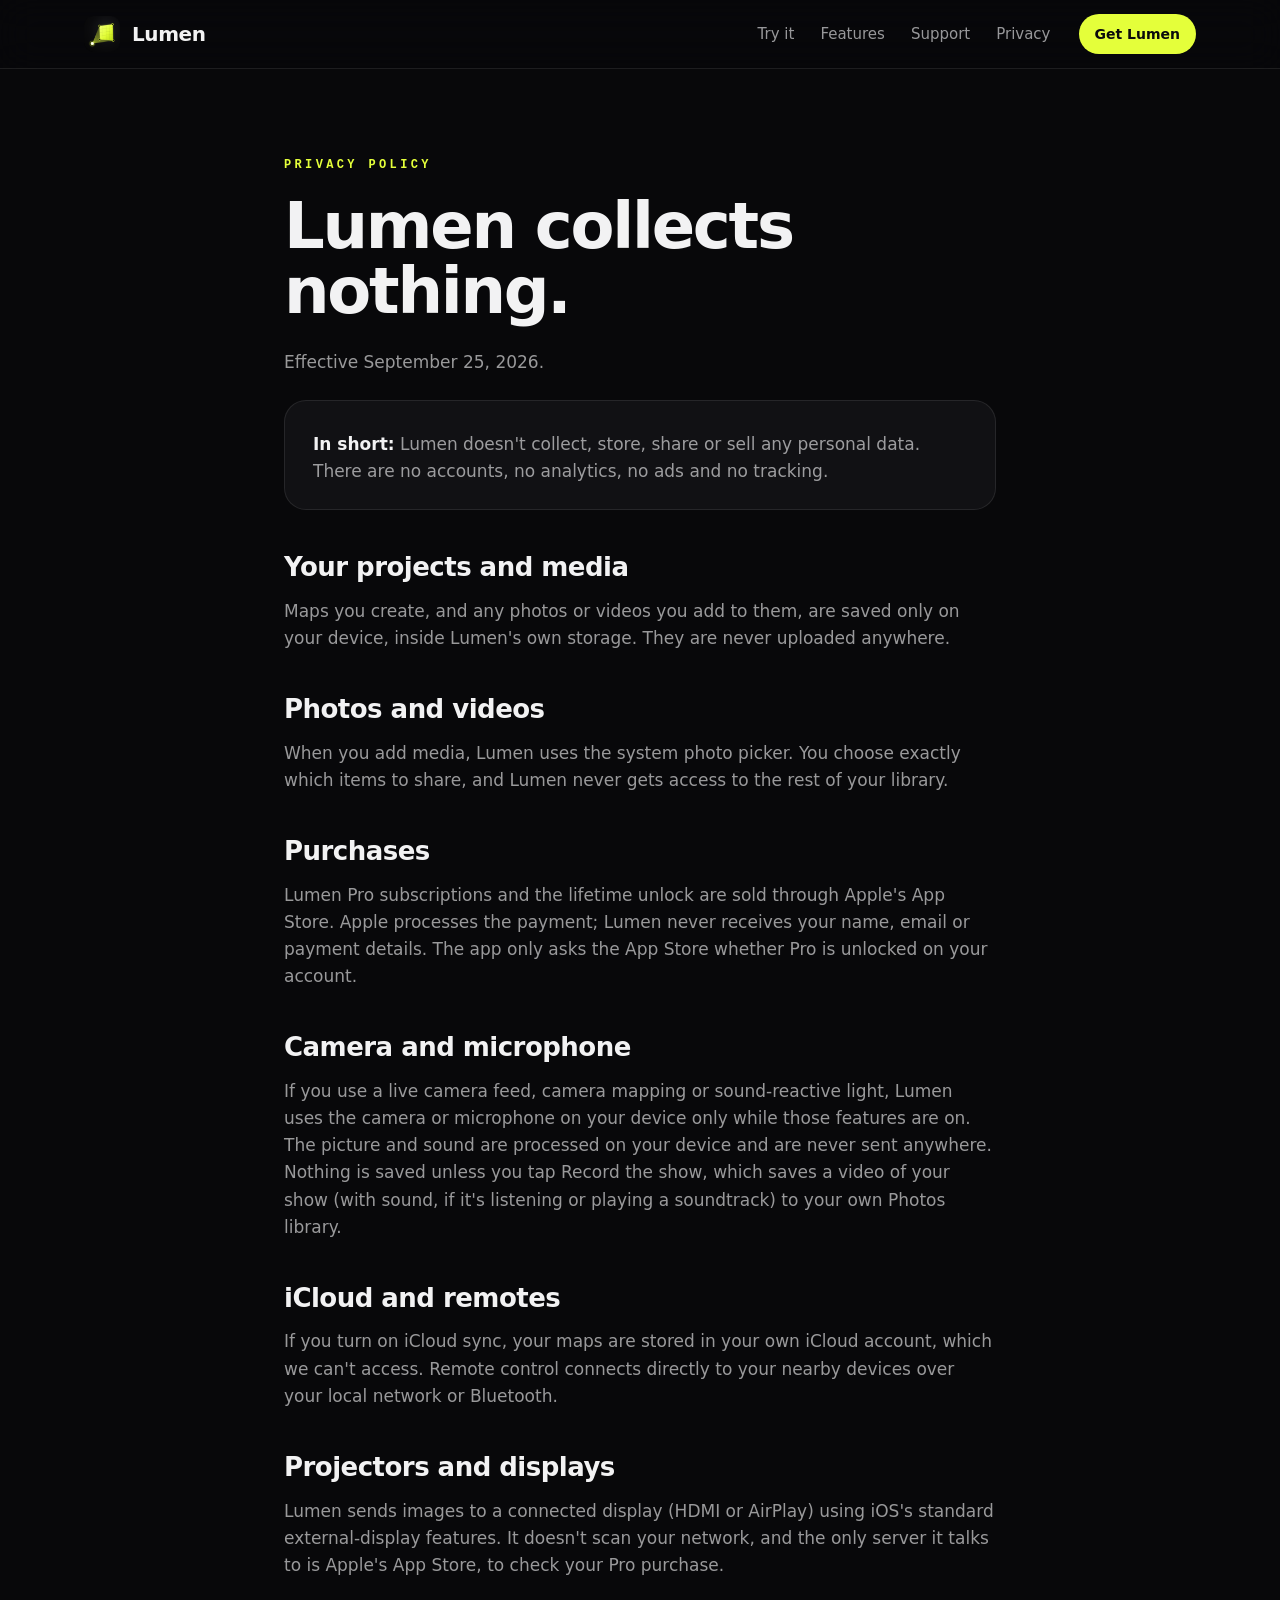
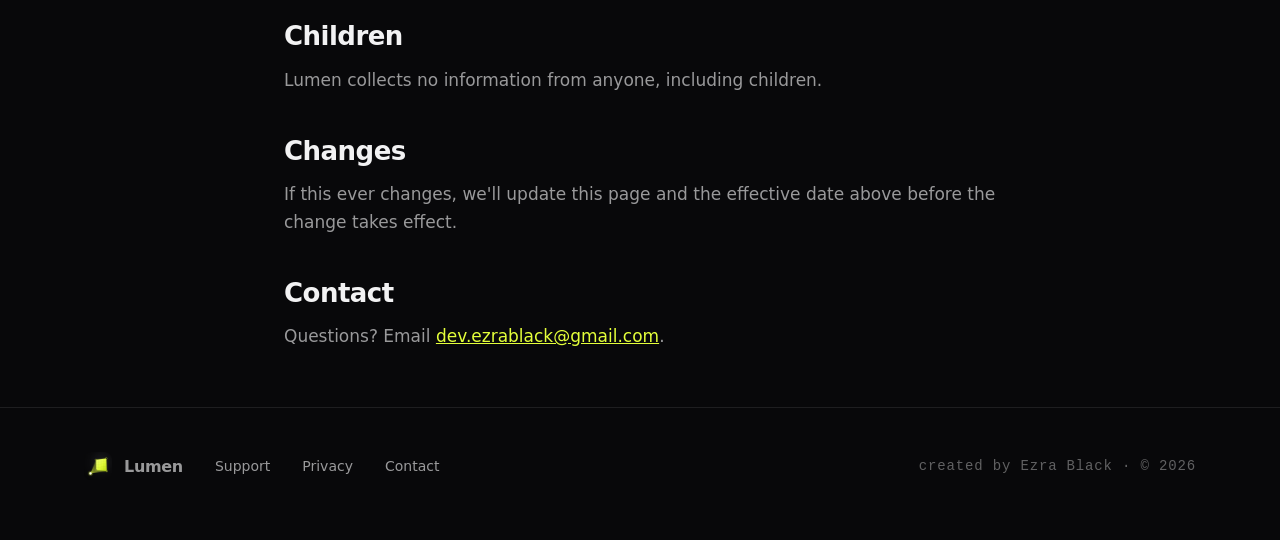
<file: privacy.html>
<!doctype html><html lang="en"><head><meta charset="utf-8"><meta name="viewport" content="width=device-width, initial-scale=1">
<title>Lumen Privacy Policy</title><meta name="description" content="Lumen collects no data. Your projects and media stay on your device."><meta name="theme-color" content="#08080A">
<link rel="icon" href="img/icon.png"><link rel="stylesheet" href="site.css"></head>
<body><nav class="nav scrolled"><div class="wrap"><a class="brand" href="index.html"><img src="img/icon.png" alt="">Lumen</a><div class="nav-links"><a href="index.html#try">Try it</a><a href="index.html#features">Features</a><a href="support.html">Support</a><a href="privacy.html">Privacy</a></div><a class="btn btn-beam" href="index.html#get">Get Lumen</a></div></nav><main class="doc"><span class="label">Privacy policy</span>
<h1>Lumen collects nothing.</h1>
<p>Effective September 25, 2026.</p>
<div class="card"><p><strong>In short:</strong> Lumen doesn't collect, store, share or sell any personal data. There are no accounts, no analytics, no ads and no tracking.</p></div>
<h2>Your projects and media</h2>
<p>Maps you create, and any photos or videos you add to them, are saved only on your device, inside Lumen's own storage. They are never uploaded anywhere.</p>
<h2>Photos and videos</h2>
<p>When you add media, Lumen uses the system photo picker. You choose exactly which items to share, and Lumen never gets access to the rest of your library.</p>
<h2>Purchases</h2>
<p>Lumen Pro subscriptions and the lifetime unlock are sold through Apple's App Store. Apple processes the payment; Lumen never receives your name, email or payment details. The app only asks the App Store whether Pro is unlocked on your account.</p>
<h2>Camera and microphone</h2>
<p>If you use a live camera feed, camera mapping or sound-reactive light, Lumen uses the camera or microphone on your device only while those features are on. The picture and sound are processed on your device and are never sent anywhere. Nothing is saved unless you tap Record the show, which saves a video of your show (with sound, if it's listening or playing a soundtrack) to your own Photos library.</p>
<h2>iCloud and remotes</h2>
<p>If you turn on iCloud sync, your maps are stored in your own iCloud account, which we can't access. Remote control connects directly to your nearby devices over your local network or Bluetooth.</p>
<h2>Projectors and displays</h2>
<p>Lumen sends images to a connected display (HDMI or AirPlay) using iOS's standard external-display features. It doesn't scan your network, and the only server it talks to is Apple's App Store, to check your Pro purchase.</p>
<h2>Children</h2>
<p>Lumen collects no information from anyone, including children.</p>
<h2>Changes</h2>
<p>If this ever changes, we'll update this page and the effective date above before the change takes effect.</p>
<h2>Contact</h2>
<p>Questions? Email <a href="mailto:dev.ezrablack@gmail.com">dev.ezrablack@gmail.com</a>.</p></main><footer><div class="wrap"><a class="brand" href="index.html" style="font-size:16px"><img src="img/icon.png" alt="" style="width:28px;height:28px;border-radius:7px">Lumen</a><a href="support.html">Support</a><a href="privacy.html">Privacy</a><a href="mailto:dev.ezrablack@gmail.com">Contact</a><span class="credit">created by Ezra Black · © 2026</span></div></footer></body></html>
</file>
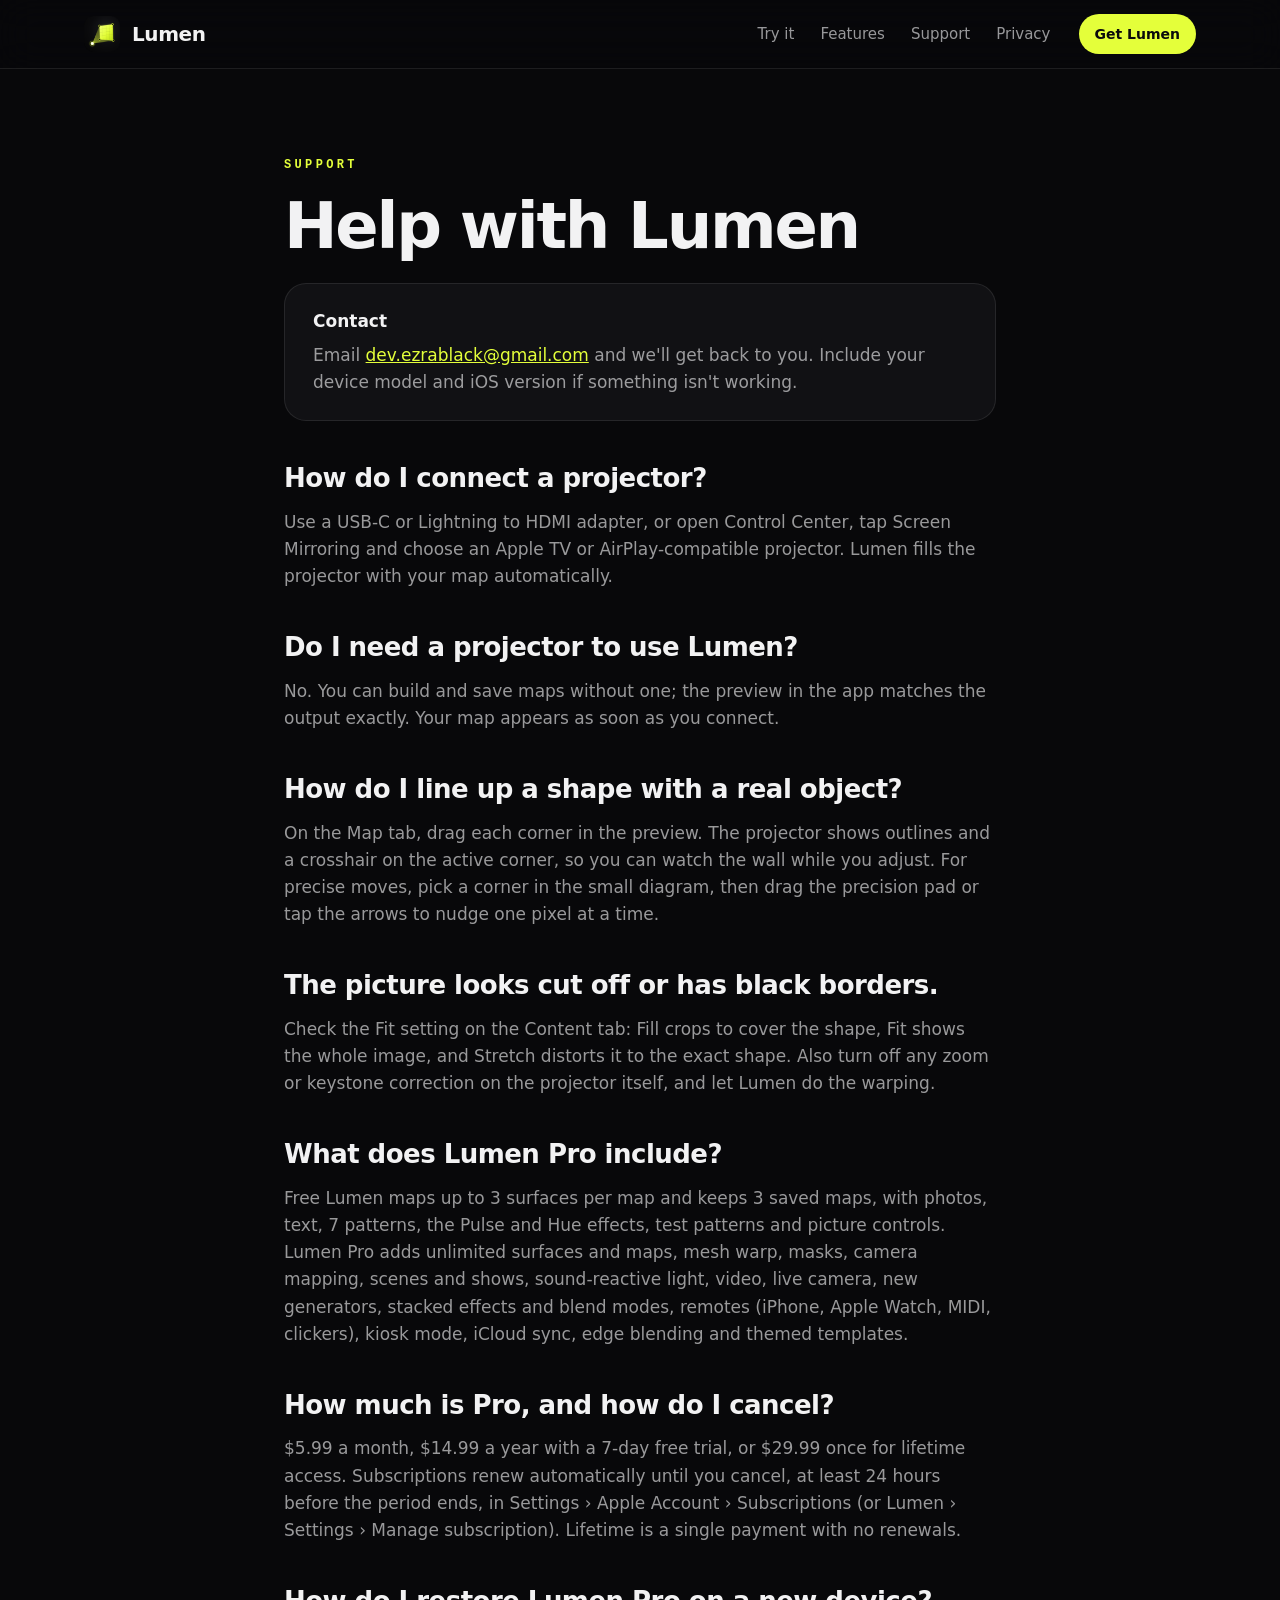
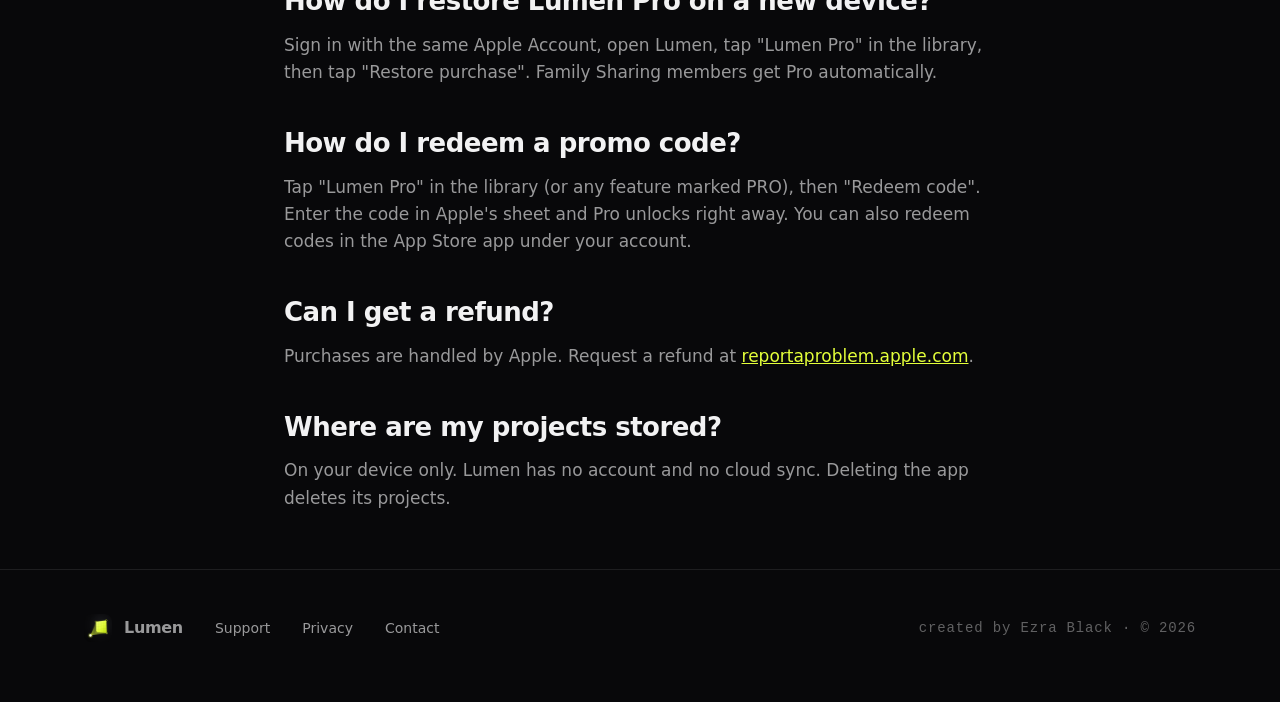
<file: support.html>
<!doctype html><html lang="en"><head><meta charset="utf-8"><meta name="viewport" content="width=device-width, initial-scale=1">
<title>Lumen Support</title><meta name="description" content="Help and contact for Lumen: Projection Mapping."><meta name="theme-color" content="#08080A">
<link rel="icon" href="img/icon.png"><link rel="stylesheet" href="site.css"></head>
<body><nav class="nav scrolled"><div class="wrap"><a class="brand" href="index.html"><img src="img/icon.png" alt="">Lumen</a><div class="nav-links"><a href="index.html#try">Try it</a><a href="index.html#features">Features</a><a href="support.html">Support</a><a href="privacy.html">Privacy</a></div><a class="btn btn-beam" href="index.html#get">Get Lumen</a></div></nav><main class="doc"><span class="label">Support</span>
<h1>Help with Lumen</h1>
<div class="card"><strong>Contact</strong><p>Email <a href="mailto:dev.ezrablack@gmail.com">dev.ezrablack@gmail.com</a> and we'll get back to you. Include your device model and iOS version if something isn't working.</p></div>
<h2>How do I connect a projector?</h2>
<p>Use a USB-C or Lightning to HDMI adapter, or open Control Center, tap Screen Mirroring and choose an Apple TV or AirPlay-compatible projector. Lumen fills the projector with your map automatically.</p>
<h2>Do I need a projector to use Lumen?</h2>
<p>No. You can build and save maps without one; the preview in the app matches the output exactly. Your map appears as soon as you connect.</p>
<h2>How do I line up a shape with a real object?</h2>
<p>On the Map tab, drag each corner in the preview. The projector shows outlines and a crosshair on the active corner, so you can watch the wall while you adjust. For precise moves, pick a corner in the small diagram, then drag the precision pad or tap the arrows to nudge one pixel at a time.</p>
<h2>The picture looks cut off or has black borders.</h2>
<p>Check the Fit setting on the Content tab: Fill crops to cover the shape, Fit shows the whole image, and Stretch distorts it to the exact shape. Also turn off any zoom or keystone correction on the projector itself, and let Lumen do the warping.</p>
<h2>What does Lumen Pro include?</h2>
<p>Free Lumen maps up to 3 surfaces per map and keeps 3 saved maps, with photos, text, 7 patterns, the Pulse and Hue effects, test patterns and picture controls. Lumen Pro adds unlimited surfaces and maps, mesh warp, masks, camera mapping, scenes and shows, sound-reactive light, video, live camera, new generators, stacked effects and blend modes, remotes (iPhone, Apple Watch, MIDI, clickers), kiosk mode, iCloud sync, edge blending and themed templates.</p>
<h2>How much is Pro, and how do I cancel?</h2>
<p>$5.99 a month, $14.99 a year with a 7-day free trial, or $29.99 once for lifetime access. Subscriptions renew automatically until you cancel, at least 24 hours before the period ends, in Settings › Apple Account › Subscriptions (or Lumen › Settings › Manage subscription). Lifetime is a single payment with no renewals.</p>
<h2>How do I restore Lumen Pro on a new device?</h2>
<p>Sign in with the same Apple Account, open Lumen, tap "Lumen Pro" in the library, then tap "Restore purchase". Family Sharing members get Pro automatically.</p>
<h2>How do I redeem a promo code?</h2>
<p>Tap "Lumen Pro" in the library (or any feature marked PRO), then "Redeem code". Enter the code in Apple's sheet and Pro unlocks right away. You can also redeem codes in the App Store app under your account.</p>
<h2>Can I get a refund?</h2>
<p>Purchases are handled by Apple. Request a refund at <a href="https://reportaproblem.apple.com">reportaproblem.apple.com</a>.</p>
<h2>Where are my projects stored?</h2>
<p>On your device only. Lumen has no account and no cloud sync. Deleting the app deletes its projects.</p></main><footer><div class="wrap"><a class="brand" href="index.html" style="font-size:16px"><img src="img/icon.png" alt="" style="width:28px;height:28px;border-radius:7px">Lumen</a><a href="support.html">Support</a><a href="privacy.html">Privacy</a><a href="mailto:dev.ezrablack@gmail.com">Contact</a><span class="credit">created by Ezra Black · © 2026</span></div></footer></body></html>
</file>
<file: site.css>
/* Lumen site: the app's "stage" look. Near-black room, hairlines, one chartreuse beam. */
:root {
  --beam: #E4FF3A;
  --beam-soft: rgba(228, 255, 58, .14);
  --bg: #08080A;
  --panel: #111114;
  --raised: #17171B;
  --text: #F2F2F3;
  --muted: rgba(242, 242, 243, .62);
  --faint: rgba(242, 242, 243, .38);
  --line: rgba(255, 255, 255, .09);
  --line-strong: rgba(255, 255, 255, .16);
  --mono: ui-monospace, "SF Mono", SFMono-Regular, Menlo, monospace;
  --sans: -apple-system, BlinkMacSystemFont, "SF Pro Display", "Inter", system-ui, sans-serif;
  --r: 22px;
  --max: 1160px;
}
* { box-sizing: border-box; }
html { scroll-behavior: smooth; }
body { margin: 0; background: var(--bg); color: var(--text); font: 17px/1.6 var(--sans); -webkit-font-smoothing: antialiased; overflow-x: hidden; }
img, video, canvas { display: block; max-width: 100%; }
a { color: inherit; }
::selection { background: var(--beam); color: #000; }
.wrap { width: 100%; max-width: var(--max); margin: 0 auto; padding: 0 24px; }
.label { font: 600 12px/1 var(--mono); letter-spacing: .28em; text-transform: uppercase; color: var(--beam); }
.muted { color: var(--muted); }
h1, h2, h3 { margin: 0; letter-spacing: -.035em; line-height: 1.02; font-weight: 750; }
h1 { font-size: clamp(46px, 7.2vw, 92px); }
h2 { font-size: clamp(36px, 5vw, 64px); }
h3 { font-size: 24px; letter-spacing: -.02em; line-height: 1.15; }
em { font-style: normal; color: var(--beam); }

/* Buttons */
.btn { display: inline-flex; align-items: center; gap: 10px; height: 52px; padding: 0 24px; border-radius: 999px; font-weight: 650; font-size: 16px; text-decoration: none; border: 0; cursor: pointer; transition: transform .15s ease, background .2s ease, box-shadow .2s ease; }
.btn:active { transform: scale(.97); }
.btn-beam { background: var(--beam); color: #0A0A0C; box-shadow: 0 0 0 0 rgba(228,255,58,.5); }
.btn-beam:hover { box-shadow: 0 0 40px 0 rgba(228,255,58,.35); }
.btn-ghost { background: var(--raised); color: var(--text); border: 1px solid var(--line-strong); }
.btn-ghost:hover { background: #1F1F25; }
.btn .apple { width: 18px; height: 18px; }
.soon { font: 600 11px var(--mono); letter-spacing: .12em; padding: 3px 8px; border-radius: 99px; background: rgba(0,0,0,.14); }

/* Nav */
.nav { position: sticky; top: 0; z-index: 50; backdrop-filter: saturate(160%) blur(18px); -webkit-backdrop-filter: saturate(160%) blur(18px); background: rgba(8,8,10,.72); border-bottom: 1px solid transparent; transition: border-color .3s; }
.nav.scrolled { border-bottom-color: var(--line); }
.nav .wrap { display: flex; align-items: center; height: 68px; gap: 28px; }
.brand { display: flex; align-items: center; gap: 12px; text-decoration: none; font-weight: 750; font-size: 20px; letter-spacing: -.02em; }
.brand img { width: 36px; height: 36px; border-radius: 9px; }
.nav-links { display: flex; gap: 26px; margin-left: auto; }
.nav-links a { text-decoration: none; color: var(--muted); font-size: 15px; transition: color .2s; }
.nav-links a:hover { color: var(--text); }
.nav .btn { height: 40px; padding: 0 16px; font-size: 14px; }
@media (max-width: 760px) { .nav-links { display: none; } .nav .btn { margin-left: auto; } }

/* Sections */
section { position: relative; padding: 120px 0; }
.section-head { max-width: 760px; margin-bottom: 56px; }
.section-head .label { display: block; margin-bottom: 18px; }
.section-head p { font-size: 20px; color: var(--muted); margin: 20px 0 0; }
.center { text-align: center; margin-left: auto; margin-right: auto; }

/* Scroll reveal */
.reveal { opacity: 0; transform: translateY(28px); transition: opacity .8s cubic-bezier(.2,.7,.2,1), transform .8s cubic-bezier(.2,.7,.2,1); }
.reveal.in { opacity: 1; transform: none; }
.reveal.d1 { transition-delay: .08s; } .reveal.d2 { transition-delay: .16s; } .reveal.d3 { transition-delay: .24s; }
@media (prefers-reduced-motion: reduce) { .reveal { opacity: 1; transform: none; transition: none; } html { scroll-behavior: auto; } }

/* Footer */
footer { border-top: 1px solid var(--line); padding: 44px 0 60px; color: var(--faint); font-size: 14px; }
footer .wrap { display: flex; flex-wrap: wrap; gap: 20px 32px; align-items: center; }
footer a { color: var(--muted); text-decoration: none; }
footer a:hover { color: var(--text); }
footer .credit { margin-left: auto; font-family: var(--mono); letter-spacing: .06em; }

/* Plain document pages (support, privacy) */
.doc { max-width: 760px; margin: 0 auto; padding: 80px 24px 40px; }
.doc h1 { font-size: clamp(40px, 6vw, 64px); margin: 18px 0 24px; }
.doc h2 { font-size: 26px; letter-spacing: -.02em; margin: 44px 0 10px; }
.doc p, .doc li { color: var(--muted); }
.doc strong { color: var(--text); }
.doc a { color: var(--beam); }
.card { background: var(--panel); border: 1px solid var(--line); border-radius: var(--r); padding: 24px 28px; margin: 24px 0; }
.card p { margin: 6px 0 0; }
</file>
